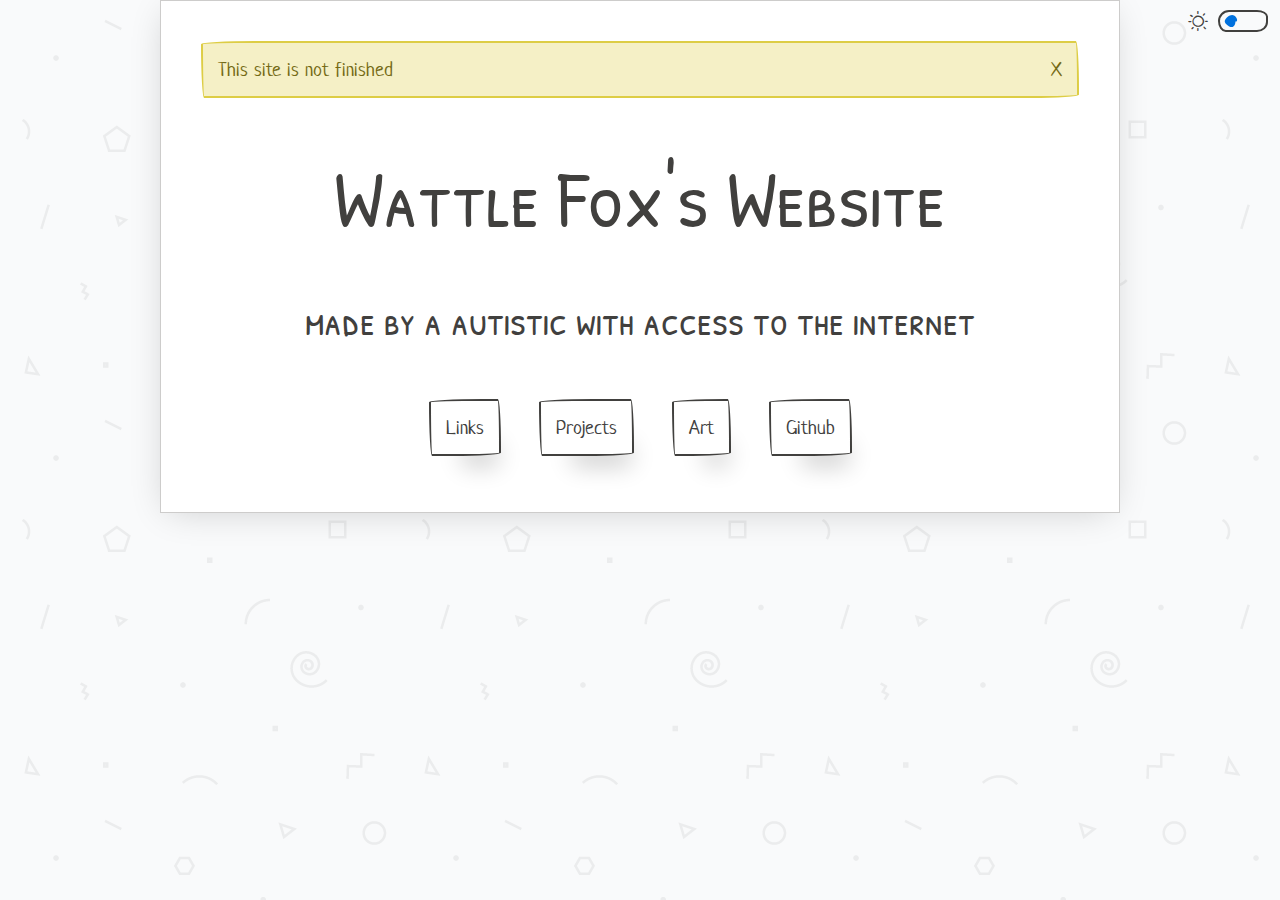
<file: index.html>
<!DOCTYPE html>
<html id="html" lang="en" class="dark">

<head>
    <meta charset="UTF-8" />
    <meta name="viewport" content="width=device-width, initial-scale=1.0" />
    <meta http-equiv="X-UA-Compatible" content="ie=edge" />
    <link rel="stylesheet" href="/assets/css/paper.css" />
    <link rel="stylesheet" href="/assets/css/main.css" />
    <link rel="stylesheet" href="/assets/css/icons.css" />
    <script src="/assets/js/js.cookie.min.js"></script>
    <script src="/assets/js/main.js"></script>
    
    <title>Home</title>
</head>

<body>

    <div class="paper container">
        <input class="alert-state" id="alert-4" type="checkbox">
        <div class="alert alert-warning dismissible">
            This site is not finished
            <label class="btn-close" for="alert-4">X</label>
        </div>

        <h1 style="text-align: center;">Wattle Fox's Website</h1>
        <h3 style="text-align: center;">made by a autistic with access to the internet</h3>

        <div style="text-align: center;">
            <a href="links.html" class="paper-btn btn-link">Links</a>
            <a href="projects.html" class="paper-btn btn-link">Projects</a>
            <a href="art.html" class="paper-btn btn-link">Art</a>
            <a href="https://github.com/WattleFoxxo" class="paper-btn btn-link">Github</a>
        </div>
    </div>

    <fieldset class="form-group" style="position:absolute; top:0; right:0; padding-top: 10px;">
        <i for="darkmode" id="darkmode-icon" class="icon-sun-o paper-switch-2-label"></i>
        <label class="paper-switch-2">
            <input id="darkmode" name="darkmode" type="checkbox" onclick="darkmode()" />
            <span class="paper-switch-slider round"></span>
        </label>
    </fieldset>

</body>

</html>
</file>
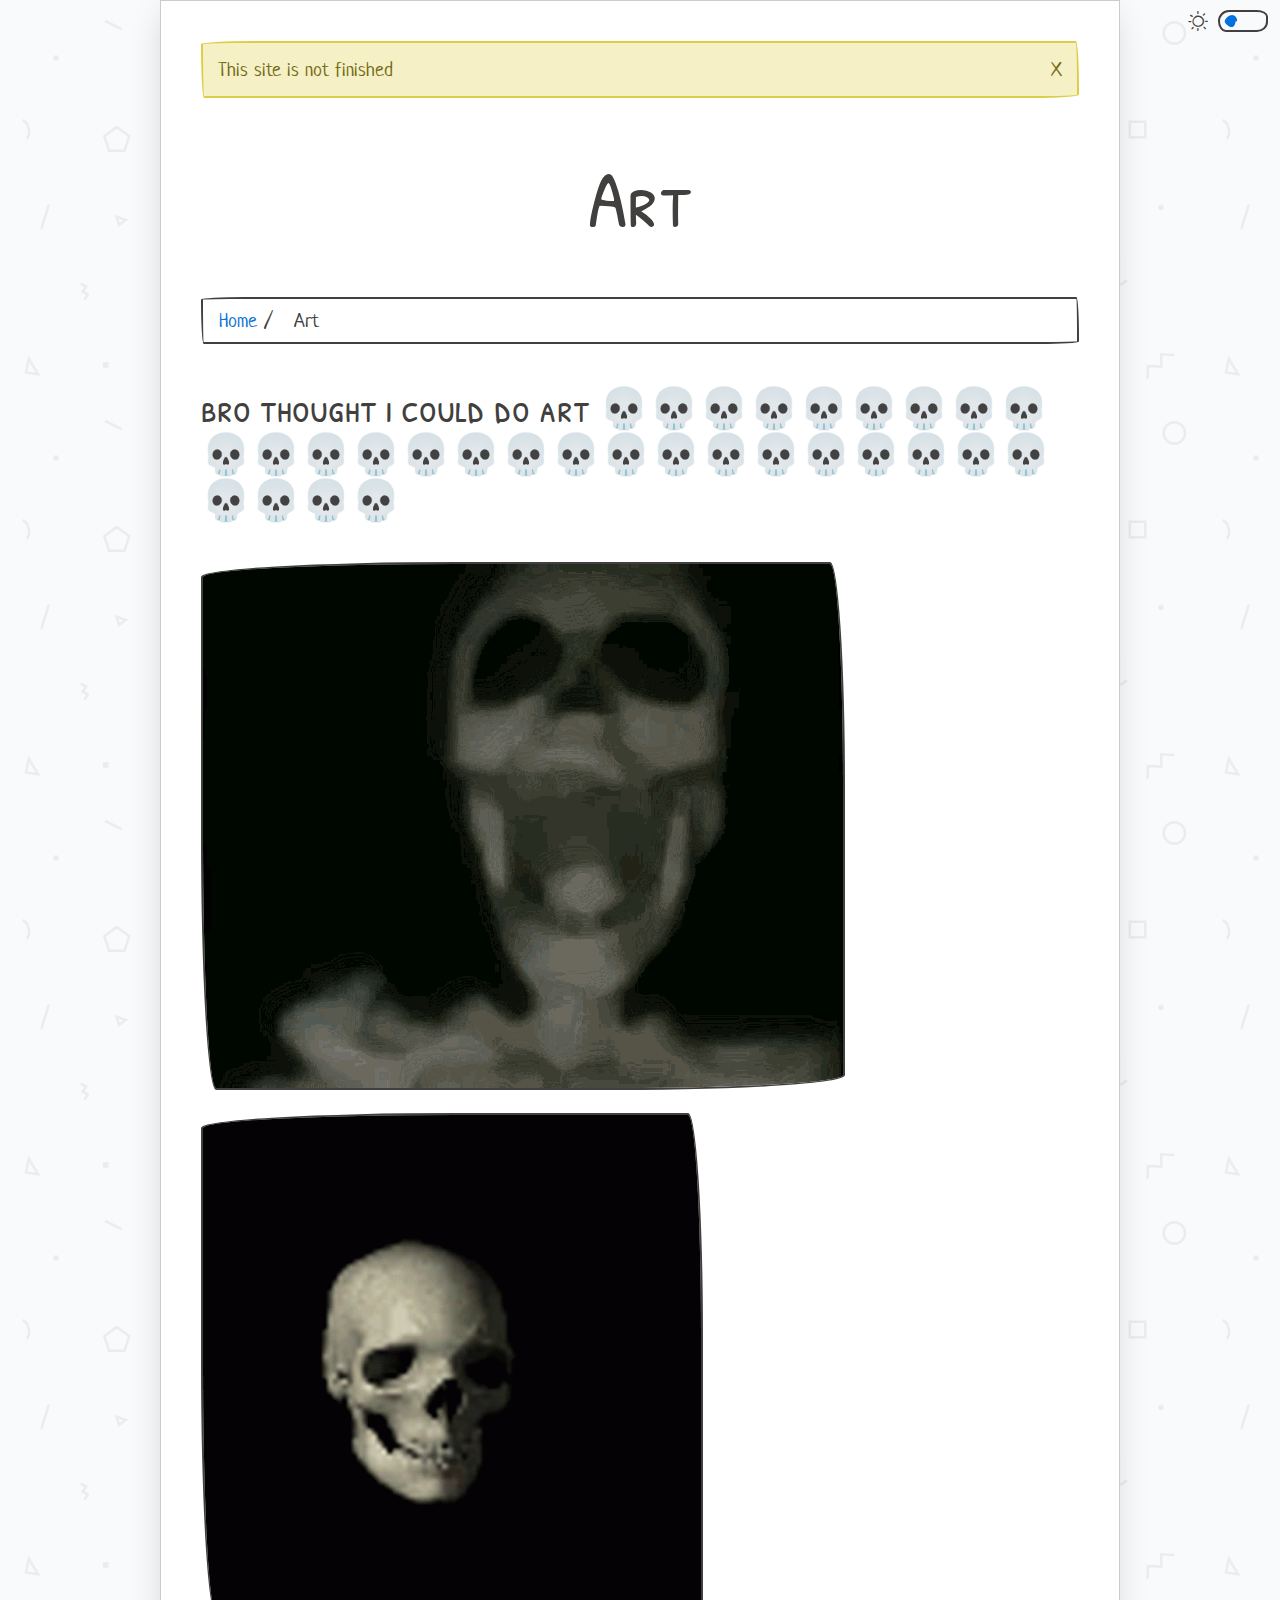
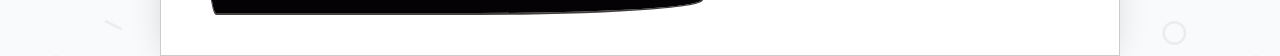
<file: art.html>
<!DOCTYPE html>
<html id="html" lang="en" class="dark">

<head>
    <meta charset="UTF-8" />
    <meta name="viewport" content="width=device-width, initial-scale=1.0" />
    <meta http-equiv="X-UA-Compatible" content="ie=edge" />
    <link rel="stylesheet" href="/assets/css/paper.css" />
    <link rel="stylesheet" href="/assets/css/main.css" />
    <link rel="stylesheet" href="/assets/css/icons.css" />
    <script src="/assets/js/js.cookie.min.js"></script>
    <script src="/assets/js/main.js"></script>

    <title>Art</title>
</head>

<body>

    <div class="paper container">
        <input class="alert-state" id="alert-4" type="checkbox">
        <div class="alert alert-warning dismissible">
            This site is not finished
            <label class="btn-close" for="alert-4">X</label>
        </div>

        <h1 style="text-align: center;">Art</h1>

        <ul class="breadcrumb border">
            <li><a href="index.html">Home</a></li>
            <li>Art</li>
        </ul>

        <h3>bro thought i could do art 💀💀💀💀💀💀💀💀💀💀💀💀💀💀💀💀💀💀💀💀💀💀💀💀💀💀💀💀💀💀</h3>
        <img src="/assets/img/esqueleto.gif">
        <br>
        <img src="/assets/img/skull.gif">
    </div>

    <fieldset class="form-group" style="position:absolute; top:0; right:0; padding-top: 10px;">
        <i for="darkmode" id="darkmode-icon" class="icon-sun-o paper-switch-2-label"></i>
        <label class="paper-switch-2">
            <input id="darkmode" name="darkmode" type="checkbox" onclick="darkmode()" />
            <span class="paper-switch-slider round"></span>
        </label>
    </fieldset>
    
</body>

</html>
</file>
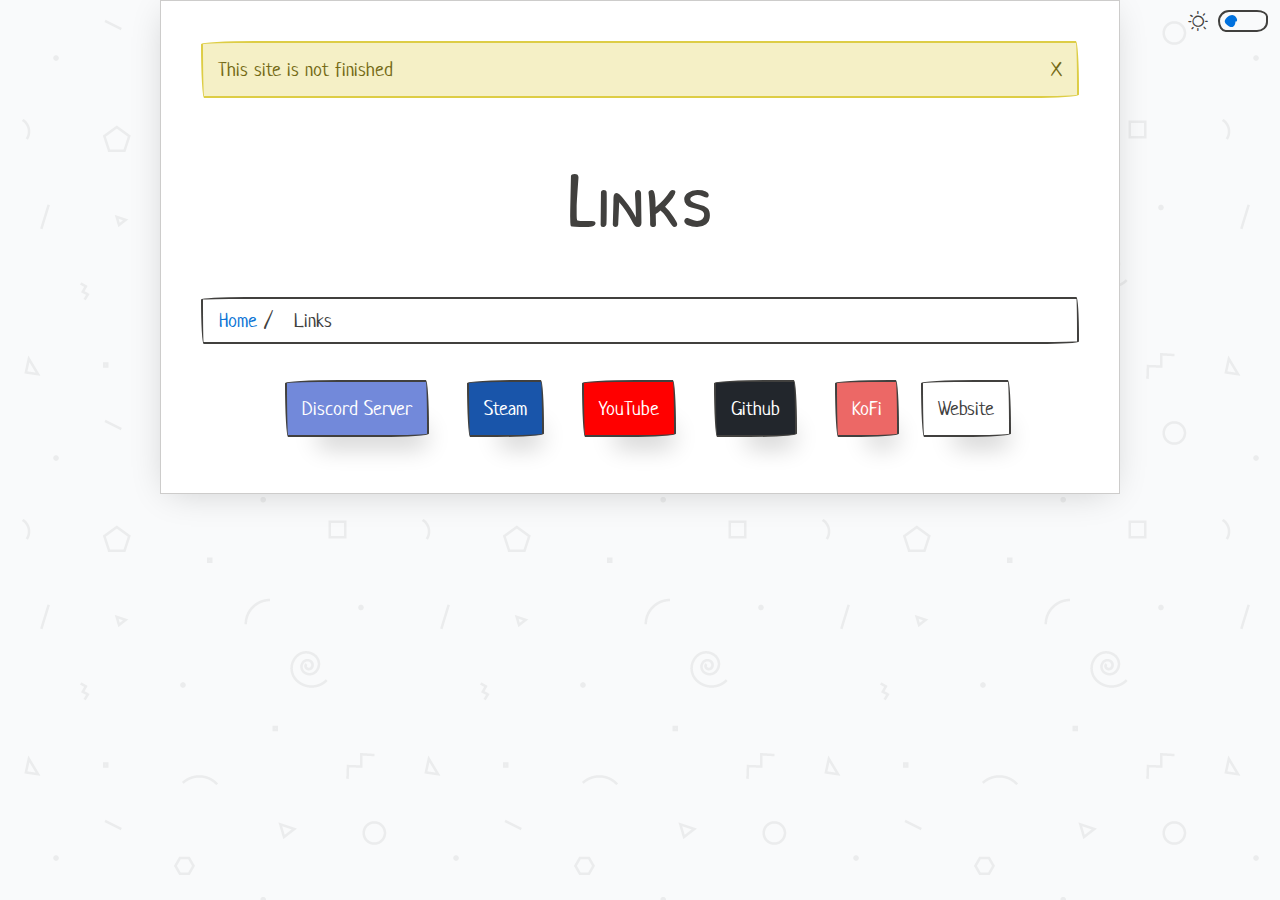
<file: links.html>
<!DOCTYPE html>
<html id="html" lang="en" class="dark">

<head>
    <meta charset="UTF-8" />
    <meta name="viewport" content="width=device-width, initial-scale=1.0" />
    <meta http-equiv="X-UA-Compatible" content="ie=edge" />
    <link rel="stylesheet" href="/assets/css/paper.css" />
    <link rel="stylesheet" href="/assets/css/main.css" />
    <link rel="stylesheet" href="/assets/css/icons.css" />
    <script src="/assets/js/js.cookie.min.js"></script>
    <script src="/assets/js/main.js"></script>

    <title>Links</title>
</head>

<body>

    <div class="paper container">
        <input class="alert-state" id="alert-4" type="checkbox">
        <div class="alert alert-warning dismissible">
            This site is not finished
            <label class="btn-close" for="alert-4">X</label>
        </div>

        <h1 style="text-align: center;">Links</h1>

        <ul class="breadcrumb border">
            <li><a href="index.html">Home</a></li>
            <li>Links</li>
        </ul>
        <div style="text-align: center;">
            <a href="https://discord.gg/SVeddxJNFE" class="paper-btn btn-discord btn-link" style="color: #ffffff;">Discord Server</a>
            <a href="https://steamcommunity.com/id/Wattlefox/" class="paper-btn btn-steam btn-link" style="color: #ffffff;">Steam</a>
            <a href="https://www.youtube.com/@wattlefox" class="paper-btn btn-youtube btn-link" style="color: #ffffff;">YouTube</a>
            <a href="https://github.com/WattleFoxxo" class="paper-btn btn-github btn-link" style="color: #ffffff;">Github</a>
            <a href="https://ko-fi.com/wattlefox" class="paper-btn btn-kofi btn-link" style="color: #ffffff;">KoFi</a>
            <a href="/index.html" class="paper-btn">Website</a>
        </div>

    </div>

    <fieldset class="form-group" style="position:absolute; top:0; right:0; padding-top: 10px;">
        <i for="darkmode" id="darkmode-icon" class="icon-sun-o paper-switch-2-label"></i>
        <label class="paper-switch-2">
            <input id="darkmode" name="darkmode" type="checkbox" onclick="darkmode()" />
            <span class="paper-switch-slider round"></span>
        </label>
    </fieldset>
    
</body>

</html>
</file>
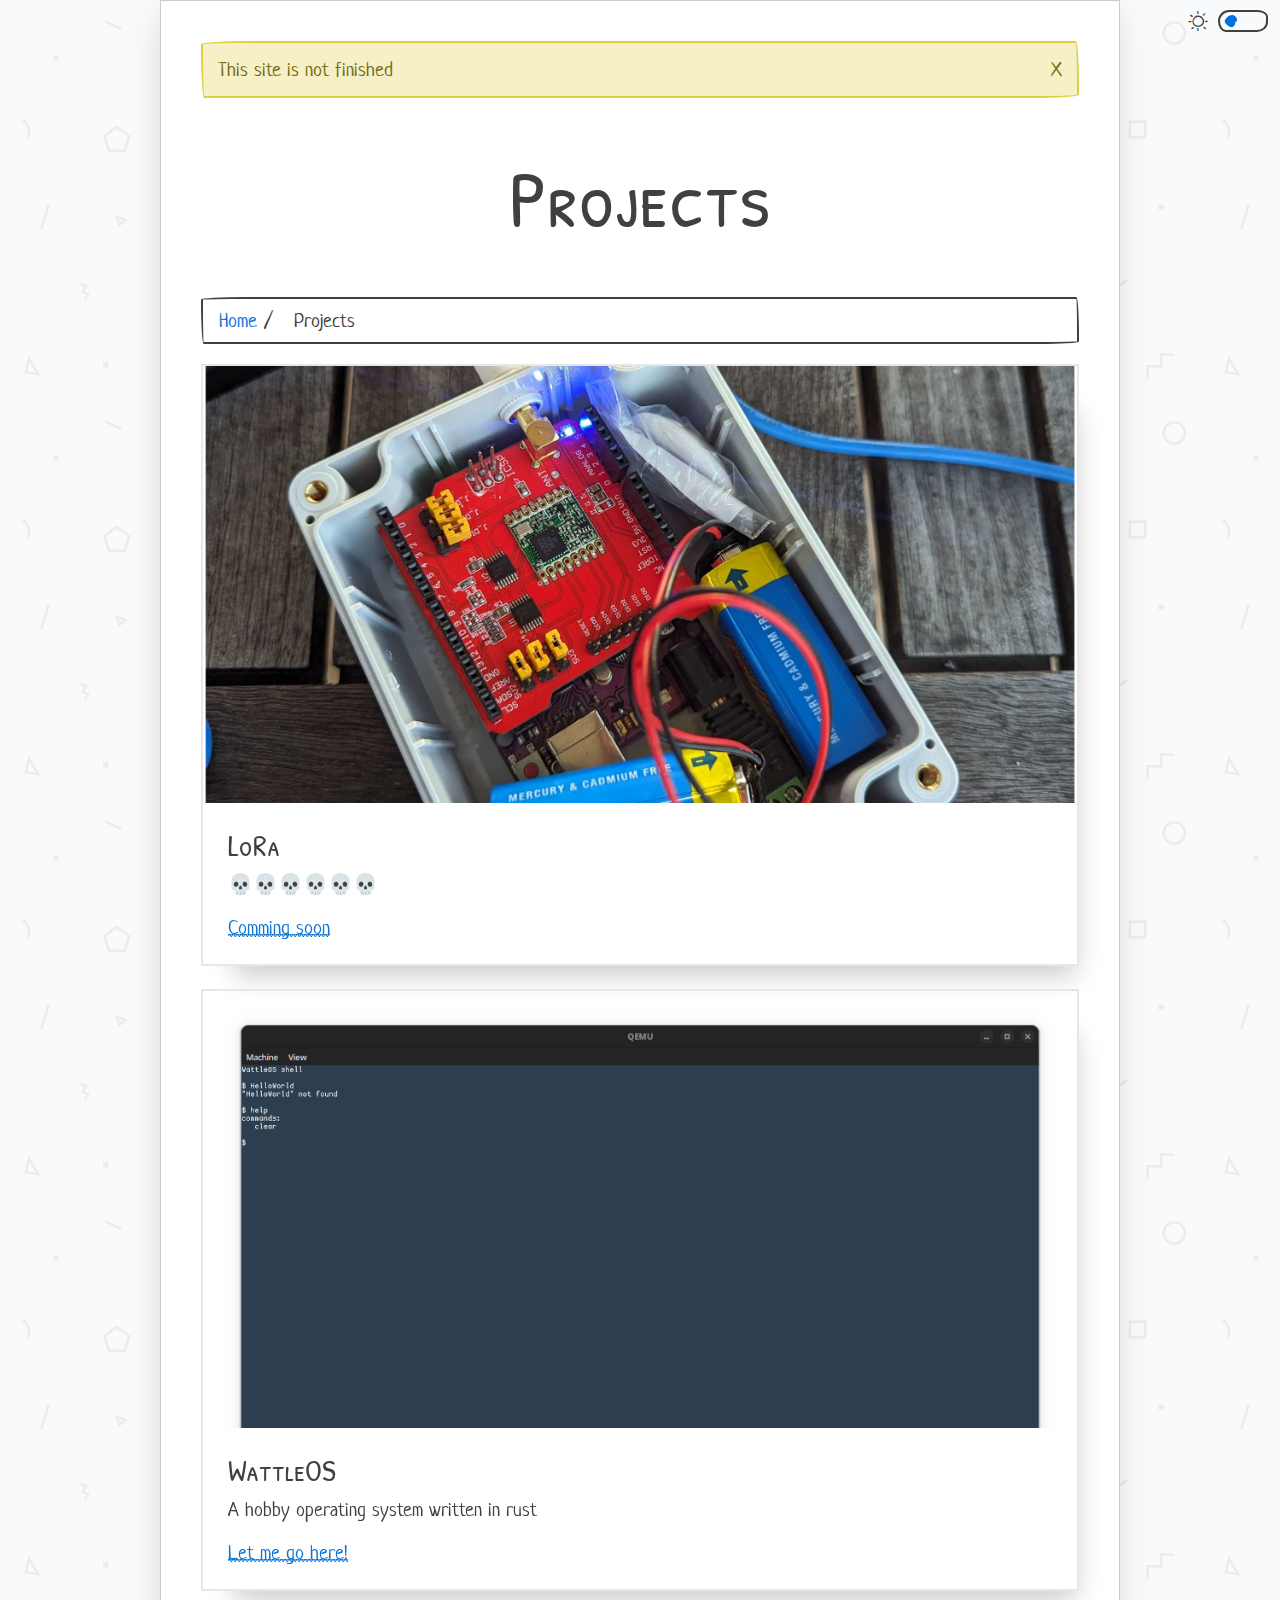
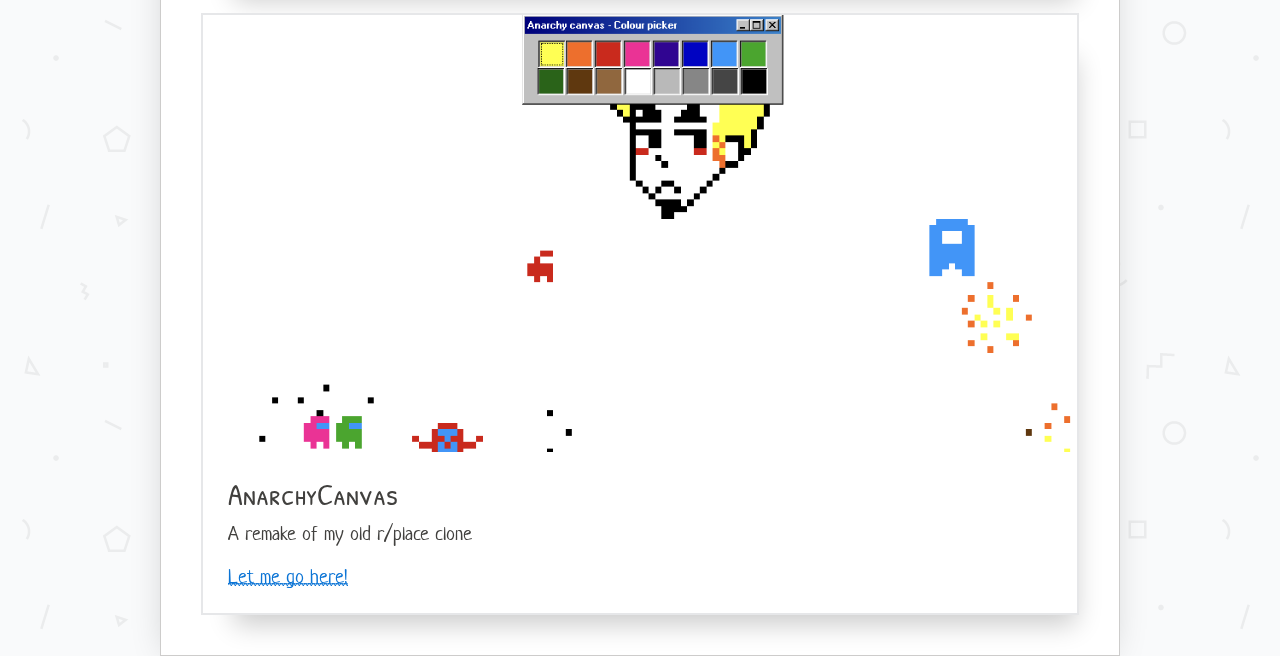
<file: projects.html>
<!DOCTYPE html>
<html id="html" lang="en" class="dark">

<head>
    <meta charset="UTF-8" />
    <meta name="viewport" content="width=device-width, initial-scale=1.0" />
    <meta http-equiv="X-UA-Compatible" content="ie=edge" />
    <link rel="stylesheet" href="/assets/css/paper.css" />
    <link rel="stylesheet" href="/assets/css/main.css" />
    <link rel="stylesheet" href="/assets/css/icons.css" />
    <script src="/assets/js/js.cookie.min.js"></script>
    <script src="/assets/js/main.js"></script>

    <title>Projects</title>
</head>

<body>

    <div class="paper container">
        <input class="alert-state" id="alert-4" type="checkbox">
        <div class="alert alert-warning dismissible">
            This site is not finished
            <label class="btn-close" for="alert-4">X</label>
        </div>

        <h1 style="text-align: center;">Projects</h1>

        <ul class="breadcrumb border">
            <li><a href="index.html">Home</a></li>
            <li>Projects</li>
        </ul>

        <!--PROJECTS-->
        <div class="card" style="width: 100%;">
            <img src="/assets/img//projects/loraQwQ.png" alt="Card example image">
          
            <div class="card-body">
                <h4 class="card-title">LoRa</h4>
                <p class="card-text">💀💀💀💀💀💀</p>
                <a href="#">Comming soon</a>
            </div>
        </div>

        <br>

        <div class="card" style="width: 100%;">
            <img src="/assets/img//projects/WattleOS.png" alt="Card example image">
          
            <div class="card-body">
                <h4 class="card-title">WattleOS</h4>
                <p class="card-text">A hobby operating system written in rust</p>
                <a href="https://github.com/WattleFoxxo/WattleOS">Let me go here!</a>
            </div>
        </div>

        <br>
       
        <div class="card" style="width: 100%;">
            <img src="/assets/img//projects/AnarchyCanvas.png" alt="Card example image">
          
            <div class="card-body">
                <h4 class="card-title">AnarchyCanvas</h4>
                <p class="card-text">A remake of my old r/place clone</p>
                <a href="https://github.com/WattleFoxxo/AnarchyCanvas">Let me go here!</a>
            </div>
        </div>

        <!--PROJECTS END-->
    </div>
    
    <fieldset class="form-group" style="position:absolute; top:0; right:0; padding-top: 10px;">
        <i for="darkmode" id="darkmode-icon" class="icon-sun-o paper-switch-2-label"></i>
        <label class="paper-switch-2">
            <input id="darkmode" name="darkmode" type="checkbox" onclick="darkmode()" />
            <span class="paper-switch-slider round"></span>
        </label>
    </fieldset>
    
</body>

</html>
</file>
<file: assets/css/paper.css>
@charset "UTF-8";
/* PaperCSS core */
/**
  Global PaperCSS Config
*/
@import url("https://fonts.googleapis.com/css?family=Neucha|Patrick+Hand+SC&display=swap");
html {
  --primary: #41403e;
  --secondary: #0b74d5;
  --success: #86a361;
  --warning: #ddcd45;
  --danger: #a7342d;
  --muted: #868e96;
  --primary-light: #cdcccb;
  --secondary-light: #d8ebfd;
  --success-light: #d5dfc8;
  --warning-light: #f5f0c6;
  --danger-light: #f0cbc9;
  --muted-light: #e6e7e9;
  --primary-dark: black;
  --secondary-dark: black;
  --success-dark: #374427;
  --warning-dark: #746a15;
  --danger-dark: black;
  --muted-dark: #313538;
  --primary-light-10: #5b5a57;
  --secondary-light-10: #208ef3;
  --success-light-10: #9fb681;
  --warning-light-10: #e5d970;
  --danger-light-10: #cb453c;
  --muted-light-10: #a1a8ae;
  --primary-dark-10: #272625;
  --secondary-dark-10: #085aa5;
  --success-dark-10: #4a5a35;
  --warning-dark-10: #746a15;
  --danger-dark-10: #7f2722;
  --muted-dark-10: #6c757d;
  --primary-shaded-50: #c1c0bd;
  --primary-shaded-70: #f2f2f2;
  --white-dark: rgba(0, 0, 0, 0.03);
  --white-dark-light-80: rgba(204, 204, 204, 0.03);
  --light-dark: rgba(0, 0, 0, 0.7);
  --white: white;
  --main-background: white;
  --main-background-light: white;
  --black: black;
  --primary-text: #272625;
  --secondary-text: #085aa5;
  --success-text: #4a5a35;
  --warning-text: #746a15;
  --danger-text: #7f2722;
  --muted-text: #6c757d;
  --shadow-color-regular: rgba(0, 0, 0, 0.2);
  --shadow-color-hover: rgba(0, 0, 0, 0.3);
  --primary-inverse: #fff;
}

html.dark {
  --primary: #fff;
  --secondary: #5595ce;
  --success: #70c272;
  --warning: #d4c252;
  --danger: #df4c57;
  --muted: #868e96;
  --primary-light: white;
  --secondary-light: #69a1d4;
  --success-light: #82ca84;
  --warning-light: #d9c966;
  --danger-light: #e3626b;
  --muted-light: #949ba2;
  --primary-dark: gray;
  --secondary-dark: #1f476b;
  --success-dark: #265927;
  --warning-dark: #71651c;
  --danger-dark: #7c161e;
  --muted-dark: #313538;
  --primary-light-10: white;
  --secondary-light-10: #7daed9;
  --success-light-10: #94d195;
  --warning-light-10: #ded07b;
  --danger-light-10: #e77780;
  --muted-light-10: #a1a8ae;
  --primary-dark-10: #e6e6e6;
  --secondary-dark-10: #367cba;
  --success-dark-10: #4cb34f;
  --warning-dark-10: #c3ae30;
  --danger-dark-10: #d22633;
  --muted-dark-10: #6c757d;
  --primary-shaded-50: #343332;
  --primary-shaded-70: #2f2e2d;
  --white-dark: rgba(255, 255, 255, 0.03);
  --white-dark-light-80: rgba(255, 255, 255, 0.03);
  --light-dark: rgba(255, 255, 255, 0.7);
  --white: white;
  --main-background: #41403e;
  --main-background-light: #c1c0bd;
  --black: black;
  --primary-text: #41403e;
  --secondary-text: #1f476b;
  --success-text: #265927;
  --warning-text: #71651c;
  --danger-text: #7c161e;
  --muted-text: #949ba2;
  --shadow-color-regular: rgba(0, 0, 0, 0.2);
  --shadow-color-hover: rgba(0, 0, 0, 0.3);
  --primary-inverse: #41403e;
}

/* stylelint-disable */
/* stylelint-enable */
/**
  This Loop will generate the various .text- and .background- classes
  based on the $colors map above.
*/
.text-primary {
  color: #41403e;
  color: var(--primary);
}

.background-primary {
  background-color: #41403e;
  background-color: var(--primary-light);
}

.text-secondary {
  color: #41403e;
  color: var(--secondary);
}

.background-secondary {
  background-color: #41403e;
  background-color: var(--secondary-light);
}

.text-success {
  color: #41403e;
  color: var(--success);
}

.background-success {
  background-color: #41403e;
  background-color: var(--success-light);
}

.text-warning {
  color: #41403e;
  color: var(--warning);
}

.background-warning {
  background-color: #41403e;
  background-color: var(--warning-light);
}

.text-danger {
  color: #41403e;
  color: var(--danger);
}

.background-danger {
  background-color: #41403e;
  background-color: var(--danger-light);
}

.text-muted {
  color: #41403e;
  color: var(--muted);
}

.background-muted {
  background-color: #41403e;
  background-color: var(--muted-light);
}

/**
  PaperCSS Mixins
*/
/**
  Assign a border style to a component selector.
  @param    integer
  @default  1
*/
/**
  Mixin for setting responsive breakpoints
  @param string | integer
  @default null
*/
/**
  Useful helper mixins
*/
/*
  Add transform: translate() with browser prefixes.
  Same syntax for translate() and translate3d()
  To get 3D add a $z value and set 'true'
  @param string | boolean
  @default 0 | false
*/
/*
  Add global transition styles to selector
  @param string
  @default all | 235ms | ease-in-out | 0
*/
/**
  Set the shadow type for a component
  @param    string
  @default  regular
*/
/**
  Sets a striped background on a component
  @param    string
*/
/*! normalize.css v7.0.0 | MIT License | github.com/necolas/normalize.css */
/* stylelint-disable */
html {
  line-height: 1.15;
  -ms-text-size-adjust: 100%;
  -webkit-text-size-adjust: 100%;
}

body {
  margin: 0;
}

article,
aside,
footer,
header,
nav,
section {
  display: block;
}

h1 {
  font-size: 2em;
  margin: 0.67em 0;
}

figcaption,
figure,
main {
  display: block;
}

figure {
  margin: 1em 40px;
}

hr {
  box-sizing: content-box;
  height: 0;
  overflow: visible;
}

pre {
  font-family: monospace, monospace;
  font-size: 1em;
}

a {
  background-color: transparent;
  -webkit-text-decoration-skip: objects;
}

abbr[title] {
  border-bottom: none;
  text-decoration: underline;
  -webkit-text-decoration: underline dotted;
          text-decoration: underline dotted;
}

b,
strong {
  font-weight: inherit;
}

b,
strong {
  font-weight: bolder;
}

code,
kbd,
samp {
  font-family: monospace, monospace;
  font-size: 1em;
}

dfn {
  font-style: italic;
}

mark {
  background-color: #ff0;
  color: #000;
}

small {
  font-size: 80%;
}

sub,
sup {
  font-size: 75%;
  line-height: 0;
  position: relative;
  vertical-align: baseline;
}

sub {
  bottom: -0.25em;
}

sup {
  top: -0.5em;
}

audio,
video {
  display: inline-block;
}

audio:not([controls]) {
  display: none;
  height: 0;
}

img {
  border-style: none;
}

svg:not(:root) {
  overflow: hidden;
}

button,
input,
optgroup,
select,
textarea {
  font-family: sans-serif;
  font-size: 100%;
  line-height: 1.15;
  margin: 0;
}

button,
input {
  overflow: visible;
}

button,
select {
  text-transform: none;
}

[type=reset],
[type=submit],
button,
html [type=button] {
  -webkit-appearance: button;
}

[type=button]::-moz-focus-inner,
[type=reset]::-moz-focus-inner,
[type=submit]::-moz-focus-inner,
button::-moz-focus-inner {
  border-style: none;
  padding: 0;
}

[type=button]:-moz-focusring,
[type=reset]:-moz-focusring,
[type=submit]:-moz-focusring,
button:-moz-focusring {
  outline: 1px dotted ButtonText;
}

fieldset {
  padding: 0.35em 0.75em 0.625em;
}

legend {
  box-sizing: border-box;
  color: inherit;
  display: table;
  max-width: 100%;
  padding: 0;
  white-space: normal;
}

progress {
  display: inline-block;
  vertical-align: baseline;
}

textarea {
  overflow: auto;
}

[type=checkbox],
[type=radio] {
  box-sizing: border-box;
  padding: 0;
}

[type=number]::-webkit-inner-spin-button,
[type=number]::-webkit-outer-spin-button {
  height: auto;
}

[type=search] {
  -webkit-appearance: textfield;
  outline-offset: -2px;
}

[type=search]::-webkit-search-cancel-button,
[type=search]::-webkit-search-decoration {
  -webkit-appearance: none;
}

::-webkit-file-upload-button {
  -webkit-appearance: button;
  font: inherit;
}

details,
menu {
  display: block;
}

summary {
  display: list-item;
}

canvas {
  display: inline-block;
}

template {
  display: none;
}

[hidden] {
  display: none;
}

html {
  box-sizing: border-box;
}

*, *:before, *:after {
  box-sizing: inherit;
}

/* stylelint-enable */
/* Layout styling */
.container {
  margin: 0 auto;
  max-width: 960px;
  position: relative;
  width: 100%;
}
@media only screen and (max-width: 992px) {
  .container {
    width: 85%;
  }
}
@media only screen and (max-width: 480px) {
  .container {
    width: 90%;
  }
}

.container.container-xs {
  max-width: 480px;
}

.container.container-sm {
  max-width: 768px;
}

.container.container-md {
  max-width: 992px;
}

.container.container-lg {
  max-width: 1200px;
}

.section {
  margin-bottom: 2rem;
  margin-top: 1rem;
  word-wrap: break-word;
}
.section::after {
  color: #8f8d89;
  content: "~~~";
  display: block;
  font-size: 1.5rem;
  position: relative;
  text-align: center;
}

hr {
  border: 0;
}
hr::after {
  color: #8f8d89;
  content: "~~~";
  display: block;
  font-size: 1.5rem;
  position: relative;
  text-align: center;
  top: -0.75rem;
}

.paper {
  background-color: #41403e;
  background-color: var(--main-background);
  border: 1px solid #cdcccb;
  box-shadow: -1px 5px 35px -9px rgba(0, 0, 0, 0.2);
  margin-bottom: 1rem;
  margin-top: 1rem;
  padding: 2rem;
}
@media only screen and (max-width: 480px) {
  .paper {
    margin-bottom: 0;
    margin-top: 0;
    padding: 1rem;
    width: 100%;
  }
}

.row {
  display: flex;
  flex-flow: row wrap;
  margin-bottom: 1rem;
  margin-left: auto;
  margin-right: auto;
}
.row.flex-right {
  justify-content: flex-end;
}
.row.flex-center {
  justify-content: center;
}
.row.flex-edges {
  justify-content: space-between;
}
.row.flex-spaces {
  justify-content: space-around;
}
.row.flex-top {
  align-items: flex-start;
}
.row.flex-middle {
  align-items: center;
}
.row.flex-bottom {
  align-items: flex-end;
}

.col {
  padding: 1rem;
}
@media only screen and (max-width: 768px) {
  .col {
    flex: 0 0 100%;
    max-width: 100%;
  }
}

.col-fill {
  flex: 1 1 0;
  width: auto;
}

@media only screen and (min-width: 0) {
  .col-1 {
    flex: 0 0 8.3333333333%;
    max-width: 8.3333333333%;
  }

  .col-2 {
    flex: 0 0 16.6666666667%;
    max-width: 16.6666666667%;
  }

  .col-3 {
    flex: 0 0 25%;
    max-width: 25%;
  }

  .col-4 {
    flex: 0 0 33.3333333333%;
    max-width: 33.3333333333%;
  }

  .col-5 {
    flex: 0 0 41.6666666667%;
    max-width: 41.6666666667%;
  }

  .col-6 {
    flex: 0 0 50%;
    max-width: 50%;
  }

  .col-7 {
    flex: 0 0 58.3333333333%;
    max-width: 58.3333333333%;
  }

  .col-8 {
    flex: 0 0 66.6666666667%;
    max-width: 66.6666666667%;
  }

  .col-9 {
    flex: 0 0 75%;
    max-width: 75%;
  }

  .col-10 {
    flex: 0 0 83.3333333333%;
    max-width: 83.3333333333%;
  }

  .col-11 {
    flex: 0 0 91.6666666667%;
    max-width: 91.6666666667%;
  }

  .col-12 {
    flex: 0 0 100%;
    max-width: 100%;
  }
}
@media only screen and (min-width: 480px) {
  .xs-1 {
    flex: 0 0 8.3333333333%;
    max-width: 8.3333333333%;
  }

  .xs-2 {
    flex: 0 0 16.6666666667%;
    max-width: 16.6666666667%;
  }

  .xs-3 {
    flex: 0 0 25%;
    max-width: 25%;
  }

  .xs-4 {
    flex: 0 0 33.3333333333%;
    max-width: 33.3333333333%;
  }

  .xs-5 {
    flex: 0 0 41.6666666667%;
    max-width: 41.6666666667%;
  }

  .xs-6 {
    flex: 0 0 50%;
    max-width: 50%;
  }

  .xs-7 {
    flex: 0 0 58.3333333333%;
    max-width: 58.3333333333%;
  }

  .xs-8 {
    flex: 0 0 66.6666666667%;
    max-width: 66.6666666667%;
  }

  .xs-9 {
    flex: 0 0 75%;
    max-width: 75%;
  }

  .xs-10 {
    flex: 0 0 83.3333333333%;
    max-width: 83.3333333333%;
  }

  .xs-11 {
    flex: 0 0 91.6666666667%;
    max-width: 91.6666666667%;
  }

  .xs-12 {
    flex: 0 0 100%;
    max-width: 100%;
  }
}
@media only screen and (min-width: 768px) {
  .sm-1 {
    flex: 0 0 8.3333333333%;
    max-width: 8.3333333333%;
  }

  .sm-2 {
    flex: 0 0 16.6666666667%;
    max-width: 16.6666666667%;
  }

  .sm-3 {
    flex: 0 0 25%;
    max-width: 25%;
  }

  .sm-4 {
    flex: 0 0 33.3333333333%;
    max-width: 33.3333333333%;
  }

  .sm-5 {
    flex: 0 0 41.6666666667%;
    max-width: 41.6666666667%;
  }

  .sm-6 {
    flex: 0 0 50%;
    max-width: 50%;
  }

  .sm-7 {
    flex: 0 0 58.3333333333%;
    max-width: 58.3333333333%;
  }

  .sm-8 {
    flex: 0 0 66.6666666667%;
    max-width: 66.6666666667%;
  }

  .sm-9 {
    flex: 0 0 75%;
    max-width: 75%;
  }

  .sm-10 {
    flex: 0 0 83.3333333333%;
    max-width: 83.3333333333%;
  }

  .sm-11 {
    flex: 0 0 91.6666666667%;
    max-width: 91.6666666667%;
  }

  .sm-12 {
    flex: 0 0 100%;
    max-width: 100%;
  }
}
@media only screen and (min-width: 992px) {
  .md-1 {
    flex: 0 0 8.3333333333%;
    max-width: 8.3333333333%;
  }

  .md-2 {
    flex: 0 0 16.6666666667%;
    max-width: 16.6666666667%;
  }

  .md-3 {
    flex: 0 0 25%;
    max-width: 25%;
  }

  .md-4 {
    flex: 0 0 33.3333333333%;
    max-width: 33.3333333333%;
  }

  .md-5 {
    flex: 0 0 41.6666666667%;
    max-width: 41.6666666667%;
  }

  .md-6 {
    flex: 0 0 50%;
    max-width: 50%;
  }

  .md-7 {
    flex: 0 0 58.3333333333%;
    max-width: 58.3333333333%;
  }

  .md-8 {
    flex: 0 0 66.6666666667%;
    max-width: 66.6666666667%;
  }

  .md-9 {
    flex: 0 0 75%;
    max-width: 75%;
  }

  .md-10 {
    flex: 0 0 83.3333333333%;
    max-width: 83.3333333333%;
  }

  .md-11 {
    flex: 0 0 91.6666666667%;
    max-width: 91.6666666667%;
  }

  .md-12 {
    flex: 0 0 100%;
    max-width: 100%;
  }
}
@media only screen and (min-width: 1200px) {
  .lg-1 {
    flex: 0 0 8.3333333333%;
    max-width: 8.3333333333%;
  }

  .lg-2 {
    flex: 0 0 16.6666666667%;
    max-width: 16.6666666667%;
  }

  .lg-3 {
    flex: 0 0 25%;
    max-width: 25%;
  }

  .lg-4 {
    flex: 0 0 33.3333333333%;
    max-width: 33.3333333333%;
  }

  .lg-5 {
    flex: 0 0 41.6666666667%;
    max-width: 41.6666666667%;
  }

  .lg-6 {
    flex: 0 0 50%;
    max-width: 50%;
  }

  .lg-7 {
    flex: 0 0 58.3333333333%;
    max-width: 58.3333333333%;
  }

  .lg-8 {
    flex: 0 0 66.6666666667%;
    max-width: 66.6666666667%;
  }

  .lg-9 {
    flex: 0 0 75%;
    max-width: 75%;
  }

  .lg-10 {
    flex: 0 0 83.3333333333%;
    max-width: 83.3333333333%;
  }

  .lg-11 {
    flex: 0 0 91.6666666667%;
    max-width: 91.6666666667%;
  }

  .lg-12 {
    flex: 0 0 100%;
    max-width: 100%;
  }
}
.align-top {
  align-self: flex-start;
}

.align-middle {
  align-self: center;
}

.align-bottom {
  align-self: flex-end;
}

.container {
  margin: 0 auto;
  max-width: 960px;
  position: relative;
  width: 100%;
}
@media only screen and (max-width: 992px) {
  .container {
    width: 85%;
  }
}
@media only screen and (max-width: 480px) {
  .container {
    width: 90%;
  }
}

/* Content styling */
code {
  color: #41403e;
  color: var(--secondary);
  background-color: #41403e;
  background-color: var(--primary-shaded-70);
  border-radius: 3px;
  font-size: 80%;
  padding: 2px 4px;
}

kbd {
  color: #41403e;
  color: var(--primary-inverse);
  background-color: #41403e;
  background-color: var(--primary);
  border-radius: 3px;
  font-size: 80%;
  padding: 2px 4px;
}

pre {
  color: #41403e;
  color: var(--inverse-primary);
  background-color: #41403e;
  background-color: var(--primary-shaded-70);
  border-color: #41403e;
  border-color: var(--primary-shaded-50);
  border-radius: 3px;
  border-style: solid;
  border-width: 1px;
  display: block;
  font-size: 80%;
  line-height: 1.5;
  overflow-x: auto;
  padding: 1em;
  white-space: pre;
  word-break: break-all;
  word-wrap: break-word;
}
pre code {
  color: #41403e;
  color: var(--inverse-primary);
  background: transparent;
  display: block;
  font-size: inherit;
  padding: initial;
  white-space: pre;
}

html {
  color: #41403e;
  color: var(--primary);
  font-family: "Neucha", sans-serif;
  font-size: 20px;
}

p,
a,
button,
li,
table,
thead,
tbody,
th,
tr,
td,
input,
textarea,
select,
option {
  font-family: "Neucha", sans-serif;
}

h1,
h2,
h3,
h4,
h5,
h6 {
  font-family: "Patrick Hand SC", sans-serif;
  font-weight: normal;
}

h1 {
  font-size: 4rem;
}

h2 {
  font-size: 3rem;
}

h3 {
  font-size: 2rem;
}

h4 {
  font-size: 1.5rem;
}

h5 {
  font-size: 1rem;
}

h6 {
  font-size: 0.8rem;
}

.text-left {
  text-align: left;
}

.text-center {
  text-align: center;
}

.text-right {
  text-align: right;
}

img {
  border-bottom-left-radius: 15px 255px;
  border-bottom-right-radius: 225px 15px;
  border-top-left-radius: 255px 15px;
  border-top-right-radius: 15px 225px;
  border-color: #41403e;
  border-color: var(--primary);
  border-style: solid;
  border-width: 2px;
  display: block;
  height: auto;
  max-width: 100%;
}
img.float-left {
  float: left;
  margin: 1rem 1rem 1rem 0;
}
img.float-right {
  float: right;
  margin: 1rem 0 1rem 1rem;
}
img.no-responsive {
  display: initial;
  height: initial;
  max-width: initial;
}
img.no-border {
  border: 0;
  border-radius: 0;
}

ol {
  list-style-type: decimal;
}
ol ol {
  list-style-type: upper-alpha;
}
ol ol ol {
  list-style-type: upper-roman;
}
ol ol ol ol {
  list-style-type: lower-alpha;
}
ol ol ol ol ol {
  list-style-type: lower-roman;
}

ul {
  list-style: none;
  margin-left: 0;
}
ul li::before {
  content: "-";
}
ul li {
  text-indent: -7px;
}
ul li .badge,
ul li [popover-bottom]::after,
ul li [popover-left]::after,
ul li [popover-right]::after,
ul li [popover-top]::after {
  text-indent: 0;
}
ul li::before {
  left: -7px;
  position: relative;
}
ul ul li::before {
  content: "+";
}
ul ul ul li::before {
  content: "~";
}
ul ul ul ul li::before {
  content: "⤍";
}
ul ul ul ul ul li::before {
  content: "⁎";
}
ul.inline li {
  display: inline;
  margin-left: 5px;
}

table {
  box-sizing: border-box;
  max-width: 100%;
  overflow-x: auto;
  width: 100%;
}
@media only screen and (max-width: 480px) {
  table thead tr th {
    padding: 2%;
  }
  table tbody tr td {
    padding: 2%;
  }
}
table thead tr th {
  line-height: 1.5;
  padding: 8px;
  text-align: left;
  vertical-align: bottom;
}
table tbody tr td {
  border-top: 1px dashed #d9d9d8;
  line-height: 1.5;
  padding: 8px;
  vertical-align: top;
}
table.table-hover tbody tr:hover {
  color: #41403e;
  color: var(--secondary);
}
table.table-alternating tbody tr:nth-of-type(even) {
  color: #82807c;
}

/* Utilities */
.border {
  border-color: #41403e;
  border-color: var(--primary);
  border-style: solid;
  border-width: 2px;
}

.border,
.border-1,
.child-borders > *:nth-child(6n+1) {
  border-bottom-left-radius: 15px 255px;
  border-bottom-right-radius: 225px 15px;
  border-top-left-radius: 255px 15px;
  border-top-right-radius: 15px 225px;
}

.border-2,
.child-borders > *:nth-child(6n+2) {
  border-bottom-left-radius: 185px 25px;
  border-bottom-right-radius: 20px 205px;
  border-top-left-radius: 125px 25px;
  border-top-right-radius: 10px 205px;
}

.border-3,
.child-borders > *:nth-child(6n+3) {
  border-bottom-left-radius: 225px 15px;
  border-bottom-right-radius: 15px 255px;
  border-top-left-radius: 15px 225px;
  border-top-right-radius: 255px 15px;
}

.border-4,
.child-borders > *:nth-child(6n+4) {
  border-bottom-left-radius: 25px 115px;
  border-bottom-right-radius: 155px 25px;
  border-top-left-radius: 15px 225px;
  border-top-right-radius: 25px 150px;
}

.border-5,
.child-borders > *:nth-child(6n+5) {
  border-bottom-left-radius: 20px 115px;
  border-bottom-right-radius: 15px 105px;
  border-top-left-radius: 250px 15px;
  border-top-right-radius: 25px 80px;
}

.border-6,
.child-borders > *:nth-child(6n+6) {
  border-bottom-left-radius: 15px 225px;
  border-bottom-right-radius: 20px 205px;
  border-top-left-radius: 28px 125px;
  border-top-right-radius: 100px 30px;
}

.child-borders > * {
  border-color: #41403e;
  border-color: var(--primary);
  border-style: solid;
  border-width: 2px;
}

.border-white {
  border-color: #41403e;
  border-color: var(--white);
}

.border-dotted {
  border-style: dotted;
}

.border-dashed {
  border-style: dashed;
}

.border-thick {
  border-width: 5px;
}

.border-primary {
  border-color: #41403e;
  border-color: var(--primary);
}

.border-secondary {
  border-color: #41403e;
  border-color: var(--secondary);
}

.border-success {
  border-color: #41403e;
  border-color: var(--success);
}

.border-warning {
  border-color: #41403e;
  border-color: var(--warning);
}

.border-danger {
  border-color: #41403e;
  border-color: var(--danger);
}

.border-muted {
  border-color: #41403e;
  border-color: var(--muted);
}

.shadow {
  transition: all 235ms ease 0s;
  box-shadow: 15px 28px 25px -18px rgba(0, 0, 0, 0.2);
}
.shadow.shadow-large {
  transition: all 235ms ease 0s;
  box-shadow: 20px 38px 34px -26px rgba(0, 0, 0, 0.2);
}
.shadow.shadow-small {
  transition: all 235ms ease 0s;
  box-shadow: 10px 19px 17px -13px rgba(0, 0, 0, 0.2);
}
.shadow.shadow-hover:hover {
  transform: translate3d(0, 2px, 0);
  box-shadow: 2px 8px 8px -5px rgba(0, 0, 0, 0.3);
}

.child-shadows > * {
  transition: all 235ms ease 0s;
  box-shadow: 15px 28px 25px -18px rgba(0, 0, 0, 0.2);
}

.child-shadows .shadow-none {
  box-shadow: none;
}

.child-shadows-hover > * {
  transition: all 235ms ease 0s;
  box-shadow: 15px 28px 25px -18px rgba(0, 0, 0, 0.2);
}
.child-shadows-hover > *:hover {
  transform: translate3d(0, 2px, 0);
  box-shadow: 2px 8px 8px -5px rgba(0, 0, 0, 0.3);
}

/* Components */
.collapsible {
  display: flex;
  flex-direction: column;
}
.collapsible:nth-of-type(1) {
  border-top-color: #41403e;
  border-top-color: var(--muted-light);
  border-top-style: solid;
  border-top-width: 1px;
}
.collapsible .collapsible-body {
  border-bottom-color: #41403e;
  border-bottom-color: var(--muted-light);
  background-color: #41403e;
  background-color: var(--white-dark-light-80);
  transition: all 235ms ease-in-out 0s;
  border-bottom-style: solid;
  border-bottom-width: 1px;
  margin: 0;
  max-height: 0;
  opacity: 0;
  overflow: hidden;
  padding: 0 0.75rem;
}
.collapsible > input {
  display: none;
}
.collapsible > input:checked + label {
  color: #41403e;
  color: var(--primary);
}
.collapsible > input[id^=collapsible]:checked ~ div.collapsible-body {
  margin: 0;
  max-height: 960px;
  opacity: 1;
  padding: 0.75rem;
}
.collapsible > label {
  color: #41403e;
  color: var(--primary);
  border-bottom-color: #41403e;
  border-bottom-color: var(--muted-light);
  border-bottom-style: solid;
  border-bottom-width: 1px;
  display: inline-block;
  font-weight: 600;
  margin: 0 0 -1px;
  padding: 0.75rem;
  text-align: center;
}
.collapsible > label:hover {
  color: #41403e;
  color: var(--muted);
  cursor: pointer;
}

.alert {
  border-color: #41403e;
  border-color: var(--primary);
  border-bottom-left-radius: 15px 255px;
  border-bottom-right-radius: 225px 15px;
  border-top-left-radius: 255px 15px;
  border-top-right-radius: 15px 225px;
  border-style: solid;
  border-width: 2px;
  margin-bottom: 20px;
  padding: 15px;
  width: 100%;
}
.alert.dismissible {
  transition: all 235ms ease-in-out 0s;
  display: flex;
  justify-content: space-between;
  max-height: 48rem;
  overflow: hidden;
}
.alert .btn-close {
  transition: all 235ms ease-in-out 0s;
  color: #41403e;
  color: var(--primary-text);
  cursor: pointer;
  margin-left: 0.75rem;
}
.alert .btn-close:hover, .alert .btn-close:active, .alert .btn-close:focus {
  color: #41403e;
  color: var(--primary-dark);
}

.alert-primary {
  color: #41403e;
  color: var(--primary-text);
  background-color: #41403e;
  background-color: var(--primary-light);
  border-color: #41403e;
  border-color: var(--primary);
}
.alert-primary .btn-close {
  color: #41403e;
  color: var(--primary-text);
}
.alert-primary .btn-close:hover, .alert-primary .btn-close:active, .alert-primary .btn-close:focus {
  color: #41403e;
  color: var(--primary-dark);
}

.alert-secondary {
  color: #41403e;
  color: var(--secondary-text);
  background-color: #41403e;
  background-color: var(--secondary-light);
  border-color: #41403e;
  border-color: var(--secondary);
}
.alert-secondary .btn-close {
  color: #41403e;
  color: var(--secondary-text);
}
.alert-secondary .btn-close:hover, .alert-secondary .btn-close:active, .alert-secondary .btn-close:focus {
  color: #41403e;
  color: var(--secondary-dark);
}

.alert-success {
  color: #41403e;
  color: var(--success-text);
  background-color: #41403e;
  background-color: var(--success-light);
  border-color: #41403e;
  border-color: var(--success);
}
.alert-success .btn-close {
  color: #41403e;
  color: var(--success-text);
}
.alert-success .btn-close:hover, .alert-success .btn-close:active, .alert-success .btn-close:focus {
  color: #41403e;
  color: var(--success-dark);
}

.alert-warning {
  color: #41403e;
  color: var(--warning-text);
  background-color: #41403e;
  background-color: var(--warning-light);
  border-color: #41403e;
  border-color: var(--warning);
}
.alert-warning .btn-close {
  color: #41403e;
  color: var(--warning-text);
}
.alert-warning .btn-close:hover, .alert-warning .btn-close:active, .alert-warning .btn-close:focus {
  color: #41403e;
  color: var(--warning-dark);
}

.alert-danger {
  color: #41403e;
  color: var(--danger-text);
  background-color: #41403e;
  background-color: var(--danger-light);
  border-color: #41403e;
  border-color: var(--danger);
}
.alert-danger .btn-close {
  color: #41403e;
  color: var(--danger-text);
}
.alert-danger .btn-close:hover, .alert-danger .btn-close:active, .alert-danger .btn-close:focus {
  color: #41403e;
  color: var(--danger-dark);
}

.alert-muted {
  color: #41403e;
  color: var(--muted-text);
  background-color: #41403e;
  background-color: var(--muted-light);
  border-color: #41403e;
  border-color: var(--muted);
}
.alert-muted .btn-close {
  color: #41403e;
  color: var(--muted-text);
}
.alert-muted .btn-close:hover, .alert-muted .btn-close:active, .alert-muted .btn-close:focus {
  color: #41403e;
  color: var(--muted-dark);
}

.alert-state {
  display: none;
}
.alert-state:checked + .dismissible {
  border-width: 0;
  margin: 0;
  max-height: 0;
  opacity: 0;
  padding-bottom: 0;
  padding-top: 0;
}

article .article-title {
  font-size: 3rem;
}
article .article-meta {
  color: #41403e;
  color: var(--muted-text);
  font-size: 15px;
}
article .article-meta a {
  color: #41403e;
  color: var(--muted-text);
  background-image: none;
}
article .article-meta a:hover {
  color: #41403e;
  color: var(--light-dark);
}
article .text-lead {
  font-size: 30px;
  line-height: 1.3;
  margin: 35px;
}
article button:not(:first-of-type) {
  margin-left: 2rem;
}
@media only screen and (max-width: 480px) {
  article button:not(:first-of-type) {
    margin-left: 0;
  }
}
article p {
  line-height: 1.6;
}

.badge {
  border-bottom-left-radius: 15px 255px;
  border-bottom-right-radius: 225px 15px;
  border-top-left-radius: 255px 15px;
  border-top-right-radius: 15px 225px;
  color: #41403e;
  color: var(--white);
  background-color: #41403e;
  background-color: var(--muted);
  border-color: #41403e;
  border-color: var(--primary);
  border: 2px solid;
  border-color: transparent;
  display: inline-block;
  font-size: 75%;
  font-weight: 700;
  line-height: 1;
  padding: 0.25em 0.4em;
  text-align: center;
  vertical-align: baseline;
  white-space: nowrap;
}

.badge.primary {
  background-color: #41403e;
  background-color: var(--primary);
}

.badge.secondary {
  background-color: #41403e;
  background-color: var(--secondary);
}

.badge.success {
  background-color: #41403e;
  background-color: var(--success);
}

.badge.warning {
  background-color: #41403e;
  background-color: var(--warning);
}

.badge.danger {
  background-color: #41403e;
  background-color: var(--danger);
}

.badge.muted {
  background-color: #41403e;
  background-color: var(--muted);
}

ul.breadcrumb {
  list-style: none;
  padding: 10px 16px;
}
ul.breadcrumb li {
  display: inline;
  font-size: 20px;
}
ul.breadcrumb li::before {
  content: "";
}
ul.breadcrumb li a {
  color: #41403e;
  color: var(--secondary);
  background-image: none;
  text-decoration: none;
}
ul.breadcrumb li a:hover {
  text-decoration: underline;
}
ul.breadcrumb li + li::before {
  content: "/ ";
  padding: 8px;
}

button,
.paper-btn,
[type=button] {
  border-bottom-left-radius: 15px 255px;
  border-bottom-right-radius: 225px 15px;
  border-top-left-radius: 255px 15px;
  border-top-right-radius: 15px 225px;
  transition: all 235ms ease 0s;
  box-shadow: 15px 28px 25px -18px rgba(0, 0, 0, 0.2);
  transition: all 235ms ease-in-out 0s;
  color: #41403e;
  color: var(--primary);
  border-color: #41403e;
  border-color: var(--primary);
  background-color: #41403e;
  background-color: var(--main-background);
  align-self: center;
  background-image: none;
  border-style: solid;
  border-width: 2px;
  cursor: pointer;
  display: inline-block;
  font-size: 1rem;
  outline: none;
  padding: 0.75rem;
}
@media only screen and (max-width: 520px) {
  button,
.paper-btn,
[type=button] {
    display: inline-block;
    margin: 0 auto;
    margin-bottom: 1rem;
    text-align: center;
  }
}
button.btn-large,
.paper-btn.btn-large,
[type=button].btn-large {
  transition: all 235ms ease 0s;
  box-shadow: 20px 38px 34px -26px rgba(0, 0, 0, 0.2);
  font-size: 2rem;
  padding: 1rem;
}
button.btn-small,
.paper-btn.btn-small,
[type=button].btn-small {
  transition: all 235ms ease 0s;
  box-shadow: 10px 19px 17px -13px rgba(0, 0, 0, 0.2);
  font-size: 0.75rem;
  padding: 0.5rem;
}
button.btn-block,
.paper-btn.btn-block,
[type=button].btn-block {
  display: block;
  width: 100%;
}
button:hover,
.paper-btn:hover,
[type=button]:hover {
  transform: translate3d(0, 2px, 0);
  box-shadow: 2px 8px 8px -5px rgba(0, 0, 0, 0.3);
}
button:focus,
.paper-btn:focus,
[type=button]:focus {
  border-color: #41403e;
  border-color: var(--secondary);
  border-style: solid;
  border-width: 2px;
  box-shadow: 2px 8px 4px -6px rgba(0, 0, 0, 0.3);
}
button:active,
.paper-btn:active,
[type=button]:active {
  border-color: rgba(0, 0, 0, 0.2);
  transition: none;
}
button.disabled, button[disabled],
.paper-btn.disabled,
.paper-btn[disabled],
[type=button].disabled,
[type=button][disabled] {
  cursor: not-allowed;
  opacity: 0.5;
}

a {
  color: #41403e;
  color: var(--secondary);
  background-image: linear-gradient(5deg, transparent 65%, #0b74d5 80%, transparent 90%), linear-gradient(165deg, transparent 5%, #0b74d5 15%, transparent 25%), linear-gradient(165deg, transparent 45%, #0b74d5 55%, transparent 65%), linear-gradient(15deg, transparent 25%, #0b74d5 35%, transparent 50%);
  background-position: 0 90%;
  background-repeat: repeat-x;
  background-size: 4px 3px;
  text-decoration: none;
}
a:visited {
  color: #41403e;
  color: var(--primary);
  text-decoration: none;
}

button.btn-primary,
.paper-btn.btn-primary,
[type=button].btn-primary {
  color: #41403e;
  color: var(--primary-text);
  background-color: #41403e;
  background-color: var(--primary-light);
  border-color: #41403e;
  border-color: var(--primary);
}
button.btn-primary:hover:active,
.paper-btn.btn-primary:hover:active,
[type=button].btn-primary:hover:active {
  background-color: #b4b3b0;
}

button.btn-secondary,
.paper-btn.btn-secondary,
[type=button].btn-secondary {
  color: #41403e;
  color: var(--secondary-text);
  background-color: #41403e;
  background-color: var(--secondary-light);
  border-color: #41403e;
  border-color: var(--secondary);
}
button.btn-secondary:hover:active,
.paper-btn.btn-secondary:hover:active,
[type=button].btn-secondary:hover:active {
  background-color: #a7d3fa;
}

button.btn-success,
.paper-btn.btn-success,
[type=button].btn-success {
  color: #41403e;
  color: var(--success-text);
  background-color: #41403e;
  background-color: var(--success-light);
  border-color: #41403e;
  border-color: var(--success);
}
button.btn-success:hover:active,
.paper-btn.btn-success:hover:active,
[type=button].btn-success:hover:active {
  background-color: #bccca8;
}

button.btn-warning,
.paper-btn.btn-warning,
[type=button].btn-warning {
  color: #41403e;
  color: var(--warning-text);
  background-color: #41403e;
  background-color: var(--warning-light);
  border-color: #41403e;
  border-color: var(--warning);
}
button.btn-warning:hover:active,
.paper-btn.btn-warning:hover:active,
[type=button].btn-warning:hover:active {
  background-color: #ede49b;
}

button.btn-danger,
.paper-btn.btn-danger,
[type=button].btn-danger {
  color: #41403e;
  color: var(--danger-text);
  background-color: #41403e;
  background-color: var(--danger-light);
  border-color: #41403e;
  border-color: var(--danger);
}
button.btn-danger:hover:active,
.paper-btn.btn-danger:hover:active,
[type=button].btn-danger:hover:active {
  background-color: #e6a5a1;
}

button.btn-muted,
.paper-btn.btn-muted,
[type=button].btn-muted {
  color: #41403e;
  color: var(--muted-text);
  background-color: #41403e;
  background-color: var(--muted-light);
  border-color: #41403e;
  border-color: var(--muted);
}
button.btn-muted:hover:active,
.paper-btn.btn-muted:hover:active,
[type=button].btn-muted:hover:active {
  background-color: #caced1;
}

button.btn-primary-outline,
.paper-btn.btn-primary-outline,
[type=button].btn-primary-outline {
  background-color: #41403e;
  background-color: var(--main-background);
  color: #41403e;
  color: var(--primary);
  border-color: #41403e;
  border-color: var(--primary);
}
button.btn-primary-outline:hover,
.paper-btn.btn-primary-outline:hover,
[type=button].btn-primary-outline:hover {
  background-color: #cdcccb;
}
button.btn-primary-outline:hover:active,
.paper-btn.btn-primary-outline:hover:active,
[type=button].btn-primary-outline:hover:active {
  background-color: #b4b3b0;
}

button.btn-secondary-outline,
.paper-btn.btn-secondary-outline,
[type=button].btn-secondary-outline {
  background-color: #41403e;
  background-color: var(--main-background);
  color: #41403e;
  color: var(--secondary);
  border-color: #41403e;
  border-color: var(--secondary);
}
button.btn-secondary-outline:hover,
.paper-btn.btn-secondary-outline:hover,
[type=button].btn-secondary-outline:hover {
  background-color: #d8ebfd;
}
button.btn-secondary-outline:hover:active,
.paper-btn.btn-secondary-outline:hover:active,
[type=button].btn-secondary-outline:hover:active {
  background-color: #a7d3fa;
}

button.btn-success-outline,
.paper-btn.btn-success-outline,
[type=button].btn-success-outline {
  background-color: #41403e;
  background-color: var(--main-background);
  color: #41403e;
  color: var(--success);
  border-color: #41403e;
  border-color: var(--success);
}
button.btn-success-outline:hover,
.paper-btn.btn-success-outline:hover,
[type=button].btn-success-outline:hover {
  background-color: #d5dfc8;
}
button.btn-success-outline:hover:active,
.paper-btn.btn-success-outline:hover:active,
[type=button].btn-success-outline:hover:active {
  background-color: #bccca8;
}

button.btn-warning-outline,
.paper-btn.btn-warning-outline,
[type=button].btn-warning-outline {
  background-color: #41403e;
  background-color: var(--main-background);
  color: #41403e;
  color: var(--warning);
  border-color: #41403e;
  border-color: var(--warning);
}
button.btn-warning-outline:hover,
.paper-btn.btn-warning-outline:hover,
[type=button].btn-warning-outline:hover {
  background-color: #f5f0c6;
}
button.btn-warning-outline:hover:active,
.paper-btn.btn-warning-outline:hover:active,
[type=button].btn-warning-outline:hover:active {
  background-color: #ede49b;
}

button.btn-danger-outline,
.paper-btn.btn-danger-outline,
[type=button].btn-danger-outline {
  background-color: #41403e;
  background-color: var(--main-background);
  color: #41403e;
  color: var(--danger);
  border-color: #41403e;
  border-color: var(--danger);
}
button.btn-danger-outline:hover,
.paper-btn.btn-danger-outline:hover,
[type=button].btn-danger-outline:hover {
  background-color: #f0cbc9;
}
button.btn-danger-outline:hover:active,
.paper-btn.btn-danger-outline:hover:active,
[type=button].btn-danger-outline:hover:active {
  background-color: #e6a5a1;
}

button.btn-muted-outline,
.paper-btn.btn-muted-outline,
[type=button].btn-muted-outline {
  background-color: #41403e;
  background-color: var(--main-background);
  color: #41403e;
  color: var(--muted);
  border-color: #41403e;
  border-color: var(--muted);
}
button.btn-muted-outline:hover,
.paper-btn.btn-muted-outline:hover,
[type=button].btn-muted-outline:hover {
  background-color: #e6e7e9;
}
button.btn-muted-outline:hover:active,
.paper-btn.btn-muted-outline:hover:active,
[type=button].btn-muted-outline:hover:active {
  background-color: #caced1;
}

.card {
  transition: all 235ms ease 0s;
  box-shadow: 15px 28px 25px -18px rgba(0, 0, 0, 0.2);
  border-color: #41403e;
  border-color: var(--muted-light);
  -webkit-backface-visibility: hidden;
          backface-visibility: hidden;
  border-style: solid;
  border-width: 2px;
  display: flex;
  flex-direction: column;
  position: relative;
  will-change: transform;
  word-wrap: break-word;
}
.card:hover {
  transform: translate3d(0, 2px, 0);
  box-shadow: 2px 8px 8px -5px rgba(0, 0, 0, 0.3);
}
.card .card-header,
.card .card-footer {
  background-color: #41403e;
  background-color: var(--white-dark);
  border-color: #41403e;
  border-color: var(--muted-light);
  padding: 0.75rem 1.25rem;
}
.card .card-header {
  border-bottom-style: solid;
  border-bottom-width: 2px;
}
.card .card-footer {
  border-top-style: solid;
  border-top-width: 2px;
}
.card .card-body {
  flex: 1 1 auto;
  padding: 1.25rem;
}
.card .card-body .card-title,
.card .card-body h4 {
  margin-bottom: 0.5rem;
  margin-top: 0;
}
.card .card-body .card-subtitle,
.card .card-body h5 {
  color: #0b74d5;
  margin-bottom: 0.5rem;
  margin-top: 0;
}
.card .card-body .card-text,
.card .card-body p {
  margin-bottom: 1rem;
  margin-top: 0;
}
.card .card-body .card-link + .card-link,
.card .card-body a + a {
  margin-left: 1.25rem;
}
.card .image-top,
.card .image-bottom,
.card img {
  border: 0;
  border-radius: 0;
}

input,
select,
textarea {
  color: #41403e;
  color: var(--primary);
  border-color: #41403e;
  border-color: var(--primary);
  background: transparent;
  border-bottom-left-radius: 15px 255px;
  border-bottom-right-radius: 225px 15px;
  border-style: solid;
  border-top-left-radius: 255px 15px;
  border-top-right-radius: 15px 225px;
  border-width: 2px;
  display: block;
  font-size: 1rem;
  outline: none;
  padding: 0.5rem;
}
input:focus,
select:focus,
textarea:focus {
  border-color: #41403e;
  border-color: var(--secondary);
  border-style: solid;
  border-width: 2px;
}
select {
  height: 2.35rem;
}

.disabled, input.disabled, input[disabled],
select.disabled,
select[disabled],
textarea.disabled,
textarea[disabled] {
  cursor: not-allowed;
  opacity: 0.5;
}

.form-group {
  margin-bottom: 1rem;
}
.form-group > label,
.form-group legend {
  display: inline-block;
  margin-bottom: 0.5rem;
}
.form-group .input-block {
  width: 100%;
}
.form-group textarea {
  max-height: 90vh;
  max-width: 100%;
}
.form-group textarea.no-resize {
  resize: none;
}
.form-group .paper-radio,
.form-group .paper-check {
  cursor: pointer;
  display: block;
  margin-bottom: 0.5rem;
  /* the basic, unchecked style */
}
.form-group .paper-radio input,
.form-group .paper-check input {
  border: 0;
  height: 1px;
  margin: -1px;
  opacity: 0;
  overflow: hidden;
  padding: 0;
  position: absolute;
  width: 1px;
  /* radio styles */
  /* checkbox styles */
}
.form-group .paper-radio input + span,
.form-group .paper-check input + span {
  display: block;
}
.form-group .paper-radio input + span::before,
.form-group .paper-check input + span::before {
  border-color: #41403e;
  border-color: var(--primary);
  border-style: solid;
  border-width: 2px;
  content: "";
  display: inline-block;
  height: 1rem;
  margin-right: 0.75em;
  position: relative;
  vertical-align: -0.25em;
  width: 1rem;
}
.form-group .paper-radio input[type=radio] + span::before,
.form-group .paper-check input[type=radio] + span::before {
  border-bottom-left-radius: 0.7rem 1rem;
  border-bottom-right-radius: 1rem 0.9rem;
  border-top-left-radius: 1rem 1rem;
  border-top-right-radius: 1rem 0.6rem;
}
.form-group .paper-radio input[type=radio]:checked + span::before,
.form-group .paper-check input[type=radio]:checked + span::before {
  background: url("data:image/svg+xml,%3Csvg%20xmlns%3D'http%3A//www.w3.org/2000/svg'%20viewBox%3D'0%200%20100%20100'%3E%3Cpath%20fill%3D'%230b74d5'%20d%3D'M49.346,46.341c-3.79-2.005,3.698-10.294,7.984-8.89%20c8.713,2.852,4.352,20.922-4.901,20.269c-4.684-0.33-12.616-7.405-14.38-11.818c-2.375-5.938,7.208-11.688,11.624-13.837%20c9.078-4.42,18.403-3.503,22.784,6.651c4.049,9.378,6.206,28.09-1.462,36.276c-7.091,7.567-24.673,2.277-32.357-1.079%20c-11.474-5.01-24.54-19.124-21.738-32.758c3.958-19.263,28.856-28.248,46.044-23.244c20.693,6.025,22.012,36.268,16.246,52.826%20c-5.267,15.118-17.03,26.26-33.603,21.938c-11.054-2.883-20.984-10.949-28.809-18.908C9.236,66.096,2.704,57.597,6.01,46.371%20c3.059-10.385,12.719-20.155,20.892-26.604C40.809,8.788,58.615,1.851,75.058,12.031c9.289,5.749,16.787,16.361,18.284,27.262%20c0.643,4.698,0.646,10.775-3.811,13.746'%3E%3C/path%3E%3C/svg%3E") left center no-repeat;
}
.form-group .paper-radio input[type=checkbox],
.form-group .paper-check input[type=checkbox] {
  /* checked */
}
.form-group .paper-radio input[type=checkbox] + span::before,
.form-group .paper-check input[type=checkbox] + span::before {
  border-bottom-left-radius: 15px 255px;
  border-bottom-right-radius: 225px 15px;
  border-top-left-radius: 255px 15px;
  border-top-right-radius: 15px 225px;
}
.form-group .paper-radio input[type=checkbox]:checked + span::before,
.form-group .paper-check input[type=checkbox]:checked + span::before {
  background: url("data:image/svg+xml,%3Csvg%20xmlns%3D'http%3A//www.w3.org/2000/svg'%20viewBox%3D'0%200%20100%20100'%3E%3Cpath%20stroke%3D'%230b74d5'%20fill-opacity%3D'0'%20stroke-width%3D'16'%20d%3D'm13,62c0.61067,1.6%201.3045,2.3045%201.75717,2.75716c0.72683,0.72684%201.24283,1.24284%202.07617,2.07617c0.54133,0.54133%201.04116,1.06035%201.82833,1.82383c0.5781,0.5607%201.00502,0.96983%202.02633,1.74417c0.55877,0.42365%201.191,0.84034%201.884,1.284c1.16491,0.74577%201.59777,1.00147%202.5,1.55067c0.4692,0.28561%201.43689,0.86868%201.93067,1.16534c0.99711,0.59904%201.99667,1.19755%202.49283,1.49866c0.98501,0.59779%201.47073,0.89648%201.94733,1.2c1.3971,0.88972%201.83738,1.19736%202.7,1.7955c0.42201,0.29262%201.24022,0.87785%202.05583,1.41917c0.79531,0.52785%201.59376,1.0075%202.38,1.43867c0.74477,0.40842%201.45167,0.75802%202.37817,1.22517c0.76133,0.38387%201.54947,0.82848%202.40717,1.41084c0.7312,0.49647%201.49563,1.08231%202.27884,1.258c0.35564,0.07978%200.14721,-0.95518%200.35733,-1.86867c0.18092,-0.78651%200.98183,-1.2141%200.99983,-2.07867c0.02073,-0.99529%200.07916,-1.79945%200.42533,-2.56133c0.43607,-0.95973%200.53956,-1.66774%200.79617,-2.68183c0.18888,-0.74645%200.39764,-1.31168%200.7785,-2.6235c0.20865,-0.71867%200.41483,-1.48614%200.708,-2.28c0.15452,-0.41843%200.77356,-1.73138%201.348,-2.64133c0.30581,-0.48443%200.65045,-0.97043%201.0065,-1.4745c0.74776,-1.05863%201.1531,-1.60163%201.9375,-2.77084c0.40621,-0.60548%200.80272,-1.23513%201.2045,-1.8765c0.40757,-0.65062%200.81464,-1.31206%201.2315,-1.9755c0.41946,-0.66757%200.83374,-1.34258%201.73067,-2.648c0.44696,-0.65053%200.91436,-1.28356%201.386,-1.9095c0.46972,-0.6234%200.94725,-1.2364%201.422,-1.8465c0.94116,-1.20947%201.86168,-2.40844%202.30367,-3.0105c0.438,-0.59664%200.86246,-1.19396%201.27501,-1.7895c0.40743,-0.58816%200.80352,-1.17234%201.185,-1.7535c1.10526,-1.68381%201.44079,-2.23511%201.77633,-2.7705c0.32878,-0.52461%200.96306,-1.5459%201.27467,-2.04c0.60654,-0.96177%201.20782,-1.88193%201.51051,-2.325c0.59013,-0.86381%201.17888,-1.68032%201.46416,-2.075c0.5498,-0.76063%201.31747,-1.8231%201.77883,-2.4895c0.43918,-0.63437%200.85266,-1.25267%201.45717,-2.15717c0.59549,-0.891%200.96531,-1.46814%201.51466,-2.22933c0.58413,-0.80936%201.12566,-1.40253%201.83801,-2.12333c0.61304,-0.62031%200.45171,-1.48306%200.7045,-2.34733c0.25668,-0.87762%200.75447,-1.62502%201,-2.40983c0.25128,-0.8032%200.7633,-1.39453%201.33217,-2.25417c0.54528,-0.82398%200.73415,-1.6714%201.31516,-2.336c0.55639,-0.63644%201.38658,-1.22588%201.8595,-1.9c0.5082,-0.72441%200.78867,-1.4%201.60266,-1.56667l0.71184,-0.4905'%3E%3C/path%3E%3C/svg%3E") left center no-repeat;
}
.form-group .paper-switch-label,
.form-group .paper-switch-2-label {
  cursor: pointer;
  float: left;
}
.form-group .paper-switch-label {
  margin: -6px 10px 0 0;
}
.form-group .paper-switch-2-label {
  margin: 0 10px 0 0;
}
.form-group .paper-switch,
.form-group .paper-switch-2 {
  display: block;
  float: left;
  margin: 0 10px 0 0;
  position: relative;
}
.form-group .paper-switch input,
.form-group .paper-switch-2 input {
  height: 0;
  opacity: 0;
  width: 0;
}
.form-group .paper-switch input:checked + .paper-switch-slider,
.form-group .paper-switch-2 input:checked + .paper-switch-slider {
  background-color: #41403e;
  background-color: var(--success-light);
}
.form-group .paper-switch input:checked + .paper-switch-slider::before,
.form-group .paper-switch-2 input:checked + .paper-switch-slider::before {
  transform: translateX(26px);
}
.form-group .paper-switch input:focus + .paper-switch-slider,
.form-group .paper-switch-2 input:focus + .paper-switch-slider {
  box-shadow: 0 0 3px #0b74d5;
}
.form-group .paper-switch .paper-switch-slider,
.form-group .paper-switch-2 .paper-switch-slider {
  border-color: #41403e;
  border-color: var(--primary);
  border-bottom-left-radius: 15px 255px;
  border-bottom-right-radius: 225px 15px;
  border-style: solid;
  border-top-left-radius: 255px 15px;
  border-top-right-radius: 15px 225px;
  border-width: 2px;
  bottom: 0;
  cursor: pointer;
  left: 0;
  position: absolute;
  right: 0;
  top: 0;
  transition: 0.4s;
}
.form-group .paper-switch .paper-switch-slider::before,
.form-group .paper-switch-2 .paper-switch-slider::before {
  background: #41403e;
  background: var(--secondary);
  border-bottom-left-radius: 15px 255px;
  border-bottom-right-radius: 225px 15px;
  border-top-left-radius: 255px 15px;
  border-top-right-radius: 15px 225px;
  content: "";
  left: 4px;
  position: absolute;
  transition: 0.4s;
}
.form-group .paper-switch .paper-switch-slider.round,
.form-group .paper-switch-2 .paper-switch-slider.round {
  border-color: #41403e;
  border-color: var(--primary);
  border-bottom-left-radius: 0.7rem 1rem;
  border-bottom-right-radius: 1rem 0.9rem;
  border-style: solid;
  border-top-left-radius: 1rem 1rem;
  border-top-right-radius: 1rem 0.6rem;
  border-width: 2px;
}
.form-group .paper-switch .paper-switch-slider.round::before,
.form-group .paper-switch-2 .paper-switch-slider.round::before {
  background: url("data:image/svg+xml,%3Csvg%20xmlns%3D'http%3A//www.w3.org/2000/svg'%20viewBox%3D'0%200%20100%20100'%3E%3Cpath%20fill%3D'%230071de'%20d%3D'M49.346,46.341c-3.79-2.005,3.698-10.294,7.984-8.89%20c8.713,2.852,4.352,20.922-4.901,20.269c-4.684-0.33-12.616-7.405-14.38-11.818c-2.375-5.938,7.208-11.688,11.624-13.837%20c9.078-4.42,18.403-3.503,22.784,6.651c4.049,9.378,6.206,28.09-1.462,36.276c-7.091,7.567-24.673,2.277-32.357-1.079%20c-11.474-5.01-24.54-19.124-21.738-32.758c3.958-19.263,28.856-28.248,46.044-23.244c20.693,6.025,22.012,36.268,16.246,52.826%20c-5.267,15.118-17.03,26.26-33.603,21.938c-11.054-2.883-20.984-10.949-28.809-18.908C9.236,66.096,2.704,57.597,6.01,46.371%20c3.059-10.385,12.719-20.155,20.892-26.604C40.809,8.788,58.615,1.851,75.058,12.031c9.289,5.749,16.787,16.361,18.284,27.262%20c0.643,4.698,0.646,10.775-3.811,13.746'%3E%3C/path%3E%3C/svg%3E") left center no-repeat;
  border-bottom-left-radius: 0.7rem 1rem;
  border-bottom-right-radius: 1rem 0.9rem;
  border-top-left-radius: 1rem 1rem;
  border-top-right-radius: 1rem 0.6rem;
  left: 4px;
}
.form-group .paper-switch {
  height: 12px;
  width: 60px;
}
.form-group .paper-switch .paper-switch-slider::before {
  bottom: -6px;
  height: 20px;
  width: 20px;
}
.form-group .paper-switch .paper-switch-slider.round::before {
  bottom: -7px;
  height: 23px;
  width: 23px;
}
.form-group .paper-switch-2 {
  height: 22px;
  width: 50px;
}
.form-group .paper-switch-2 .paper-switch-slider::before {
  bottom: 2px;
  height: 14px;
  width: 14px;
}
.form-group .paper-switch-2 .paper-switch-slider.round::before {
  bottom: 2px;
  height: 14px;
  width: 14px;
}
.form-group .paper-switch-tile {
  cursor: pointer;
  display: block;
  float: left;
  height: 80px;
  margin: 40px 0 0 40px;
  perspective: 1000px;
  position: relative;
  transform: translate(-50%, -50%);
  transform-style: preserve-3d;
  width: 80px;
}
.form-group .paper-switch-tile:hover .paper-switch-tile-card {
  box-shadow: 2px 8px 4px -5px rgba(0, 0, 0, 0.2);
  transform: rotateX(30deg);
}
.form-group .paper-switch-tile:hover:checked + .paper-switch-tile-card {
  background-color: transparent;
  box-shadow: 0 10px 15px -15px rgba(0, 0, 0, 0.9);
  transform: rotateX(150deg);
}
.form-group .paper-switch-tile input {
  display: none;
}
.form-group .paper-switch-tile input:checked + .paper-switch-tile-card {
  transform: rotateX(180deg);
}
.form-group .paper-switch-tile-card {
  background-color: transparent;
  border-color: transparent;
  height: 100%;
  position: relative;
  transform-style: preserve-3d;
  transition: all 600ms;
  width: 100%;
}
.form-group .paper-switch-tile-card div {
  -webkit-backface-visibility: hidden;
          backface-visibility: hidden;
  box-shadow: 2px 8px 8px -5px rgba(0, 0, 0, 0.3);
  height: 100%;
  line-height: 70px;
  position: absolute;
  text-align: center;
  width: 100%;
}
.form-group .paper-switch-tile-card .paper-switch-tile-card-back {
  transform: rotateX(180deg);
}
.form-group input[type=range] {
  -webkit-appearance: none;
     -moz-appearance: none;
          appearance: none;
  border-width: 0;
  padding: 0;
  /* For Chromium */
  /* For Mozilla Firefox */
  /* For IE */
}
.form-group input[type=range]::-webkit-slider-runnable-track {
  background: #41403e;
  background: var(--secondary);
  border-color: #41403e;
  border-color: var(--primary);
  border-radius: 18px;
  border-style: solid;
  border-width: 1px;
  box-shadow: 1px 1px 1px #000, 0 0 1px #0d0d0d;
  cursor: pointer;
  height: 8px;
  margin: 10px 0;
  width: 100%;
}
.form-group input[type=range]::-webkit-slider-thumb {
  background: #41403e;
  background: var(--white);
  border-color: #41403e;
  border-color: var(--primary);
  -webkit-appearance: none;
          appearance: none;
  border-bottom-left-radius: 0.7rem 1rem;
  border-bottom-right-radius: 1rem 0.9rem;
  border-style: solid;
  border-top-left-radius: 1rem 1rem;
  border-top-right-radius: 1rem 0.6rem;
  border-width: 1px;
  box-shadow: 1px 1px 1px #000, 0 0 1px #0d0d0d;
  cursor: pointer;
  height: 36px;
  margin-top: -14px;
  width: 16px;
}
.form-group input[type=range]::-moz-range-track {
  background: #41403e;
  background: var(--secondary);
  border-color: #41403e;
  border-color: var(--primary);
  border-radius: 18px;
  box-shadow: 1px 1px 1px #000, 0 0 1px #0d0d0d;
  cursor: pointer;
  height: 8px;
  width: 100%;
}
.form-group input[type=range]::-moz-range-thumb {
  background: #41403e;
  background: var(--white);
  border-color: #41403e;
  border-color: var(--primary);
  border-bottom-left-radius: 0.7rem 1rem;
  border-bottom-right-radius: 1rem 0.9rem;
  border-style: solid;
  border-top-left-radius: 1rem 1rem;
  border-top-right-radius: 1rem 0.6rem;
  border-width: 1px;
  box-shadow: 1px 1px 1px #000, 0 0 1px #0d0d0d;
  cursor: pointer;
  height: 36px;
  width: 16px;
}
.form-group input[type=range]::-ms-track {
  background: transparent;
  border-color: transparent;
  border-width: 16px 0;
  color: transparent;
  cursor: pointer;
  height: 8px;
  width: 100%;
}
.form-group input[type=range]::-ms-fill-lower, .form-group input[type=range]::-ms-fill-upper {
  background: #41403e;
  background: var(--secondary);
  border-color: #41403e;
  border-color: var(--primary);
  border-radius: 18px;
  border-style: solid;
  border-width: 1px;
  box-shadow: 1px 1px 1px #000, 0 0 1px #0d0d0d;
}
.form-group input[type=range]::-ms-thumb {
  background: #41403e;
  background: var(--white);
  border-color: #41403e;
  border-color: var(--primary);
  border: 1px solid #41403e;
  border-bottom-left-radius: 0.7rem 1rem;
  border-bottom-right-radius: 1rem 0.9rem;
  border-style: solid;
  border-top-left-radius: 1rem 1rem;
  border-top-right-radius: 1rem 0.6rem;
  border-width: 1px;
  box-shadow: 1px 1px 1px #000, 0 0 1px #0d0d0d;
  cursor: pointer;
  height: 36px;
  width: 16px;
}

fieldset.form-group {
  border: 0;
  padding: 0;
}

.modal {
  transition: opacity 235ms ease-in-out 0s;
  background: rgba(0, 0, 0, 0.6);
  bottom: 0;
  flex: 1 1 auto;
  left: 0;
  opacity: 0;
  position: fixed;
  right: 0;
  text-align: left;
  top: 0;
  visibility: hidden;
  word-wrap: break-word;
  z-index: 200;
}
.modal-bg {
  bottom: 0;
  cursor: pointer;
  left: 0;
  position: absolute;
  right: 0;
  top: 0;
}
.modal .modal-body {
  color: #41403e;
  color: var(--primary);
  background: #41403e;
  background: var(--main-background);
  border-color: #41403e;
  border-color: var(--muted-light);
  transition: all 235ms ease-in-out 0s;
  -webkit-backface-visibility: hidden;
          backface-visibility: hidden;
  border: 2px solid;
  left: 50%;
  padding: 1.25rem;
  position: absolute;
  top: 0;
  transform: translate(-50%, -50%);
}
@media only screen and (max-width: 768px) {
  .modal .modal-body {
    box-sizing: border-box;
    width: 90%;
  }
}
.modal .btn-close {
  color: #41403e;
  color: var(--primary-light);
  transition: all 235ms ease-in-out 0s;
  cursor: pointer;
  font-size: 30px;
  height: 1.1rem;
  position: absolute;
  right: 1rem;
  text-decoration: none;
  top: 1rem;
  width: 1.1rem;
}
.modal .btn-close:hover, .modal .btn-close:active, .modal .btn-close:focus {
  color: #41403e;
  color: var(--primary);
}
.modal h4,
.modal .modal-title {
  margin-bottom: 0.5rem;
  margin-top: 0;
}
.modal h5,
.modal .modal-subtitle {
  color: #41403e;
  color: var(--secondary);
  margin-bottom: 0.5rem;
  margin-top: 0;
}
.modal p,
.modal .modal-text {
  margin-bottom: 1rem;
  margin-top: 0;
}
.modal .modal-link + .modal-link,
.modal a + a {
  margin-left: 1.25rem;
}
.modal .paper-btn {
  background: #41403e;
  background: var(--main-background);
  display: inline-block;
  text-decoration: none;
}
.modal .modal-link,
.modal a {
  background-image: linear-gradient(5deg, transparent 65%, #0b74d5 80%, transparent 90%), linear-gradient(165deg, transparent 5%, #0b74d5 15%, transparent 25%), linear-gradient(165deg, transparent 45%, #0b74d5 55%, transparent 65%), linear-gradient(15deg, transparent 25%, #0b74d5 35%, transparent 50%);
  background-position: 0 90%;
  background-repeat: repeat-x;
  background-size: 4px 3px;
  cursor: pointer;
  text-decoration: none;
}
.modal .modal-link:hover, .modal .modal-link:focus, .modal .modal-link:visited,
.modal a:hover,
.modal a:focus,
.modal a:visited {
  color: #41403e;
  color: var(--primary);
  text-decoration: none;
}

.modal-state {
  display: none;
}
.modal-state:checked + .modal {
  opacity: 1;
  visibility: visible;
}
.modal-state:checked + .modal .modal-body {
  top: 50%;
}

[popover-top],
[popover-right],
[popover-bottom],
[popover-left] {
  margin: 24px;
  position: relative;
}
[popover-top]:hover::after,
[popover-right]:hover::after,
[popover-bottom]:hover::after,
[popover-left]:hover::after {
  opacity: 1;
  transition: opacity 235ms ease-in-out, visibility 0s linear;
  visibility: visible;
}
[popover-top]::after,
[popover-right]::after,
[popover-bottom]::after,
[popover-left]::after {
  border-bottom-left-radius: 15px 255px;
  border-bottom-right-radius: 225px 15px;
  border-top-left-radius: 255px 15px;
  border-top-right-radius: 15px 225px;
  background-color: #41403e;
  background-color: var(--light-dark);
  border-color: #41403e;
  border-color: var(--light-dark);
  color: #41403e;
  color: var(--primary-inverse);
  border-style: solid;
  border-width: 2px;
  font-size: 0.7em;
  left: 50%;
  min-width: 80px;
  opacity: 0;
  padding: 4px 2px;
  position: absolute;
  text-align: center;
  top: -6px;
  transform: translateX(-50%) translateY(-100%);
  transition: opacity 235ms ease-in-out, visibility 0s linear 235ms;
  visibility: hidden;
}

[popover-left]::before {
  left: 0;
  margin-left: -12px;
  top: 50%;
  transform: translateY(-50%) rotate(-90deg);
}
[popover-left]::after {
  content: attr(popover-left);
  left: 0;
  margin-left: -8px;
  top: 50%;
  transform: translateX(-100%) translateY(-50%);
}

[popover-right]::before {
  left: 100%;
  margin-left: 1px;
  top: 50%;
  transform: translatey(-50%) rotate(90deg);
}
[popover-right]::after {
  content: attr(popover-right);
  left: 100%;
  margin-left: 8px;
  top: 50%;
  transform: translateX(0%) translateY(-50%);
}

[popover-top]::before {
  left: 50%;
}
[popover-top]::after {
  content: attr(popover-top);
  left: 50%;
}

[popover-bottom]::before {
  margin-top: 8px;
  top: 100%;
  transform: translateX(-50%) translatey(-100%) rotate(-180deg);
}
[popover-bottom]::after {
  content: attr(popover-bottom);
  margin-top: 8px;
  top: 100%;
  transform: translateX(-50%) translateY(0%);
}

.progress {
  border-bottom-left-radius: 20px 115px;
  border-bottom-right-radius: 15px 105px;
  border-top-left-radius: 250px 15px;
  border-top-right-radius: 25px 80px;
  border-color: #41403e;
  border-color: var(--primary);
  border: 2px solid;
  box-shadow: 2px 8px 8px -5px rgba(0, 0, 0, 0.3);
  height: 1.2rem;
  overflow: hidden;
  width: 100%;
}
.progress .bar {
  border-bottom-left-radius: 20px 115px;
  border-bottom-right-radius: 15px 105px;
  border-top-left-radius: 250px 15px;
  border-top-right-radius: 25px 80px;
  transition: all 235ms ease-in-out 0s;
  background-color: #41403e;
  background-color: var(--primary-light);
  border-color: #41403e;
  border-color: var(--primary);
  border-right: 2px solid;
  display: flex;
  flex-direction: column;
  font-size: 0.6rem;
  height: 100%;
  justify-content: center;
  text-align: center;
  width: 0%;
}
.progress .bar.striped {
  background: repeating-linear-gradient(45deg, #cdcccb, #cdcccb 0.25rem, #b4b3b0 0.25rem, #b4b3b0 0.5rem);
}
.progress .bar.primary {
  background-color: #41403e;
  background-color: var(--primary-light);
}
.progress .bar.primary.striped {
  background: repeating-linear-gradient(45deg, #cdcccb, #cdcccb 0.25rem, #b4b3b0 0.25rem, #b4b3b0 0.5rem);
}
.progress .bar.secondary {
  background-color: #41403e;
  background-color: var(--secondary-light);
}
.progress .bar.secondary.striped {
  background: repeating-linear-gradient(45deg, #d8ebfd, #d8ebfd 0.25rem, #a7d3fa 0.25rem, #a7d3fa 0.5rem);
}
.progress .bar.success {
  background-color: #41403e;
  background-color: var(--success-light);
}
.progress .bar.success.striped {
  background: repeating-linear-gradient(45deg, #d5dfc8, #d5dfc8 0.25rem, #bccca8 0.25rem, #bccca8 0.5rem);
}
.progress .bar.warning {
  background-color: #41403e;
  background-color: var(--warning-light);
}
.progress .bar.warning.striped {
  background: repeating-linear-gradient(45deg, #f5f0c6, #f5f0c6 0.25rem, #ede49b 0.25rem, #ede49b 0.5rem);
}
.progress .bar.danger {
  background-color: #41403e;
  background-color: var(--danger-light);
}
.progress .bar.danger.striped {
  background: repeating-linear-gradient(45deg, #f0cbc9, #f0cbc9 0.25rem, #e6a5a1 0.25rem, #e6a5a1 0.5rem);
}
.progress .bar.muted {
  background-color: #41403e;
  background-color: var(--muted-light);
}
.progress .bar.muted.striped {
  background: repeating-linear-gradient(45deg, #e6e7e9, #e6e7e9 0.25rem, #caced1 0.25rem, #caced1 0.5rem);
}
.progress .bar.w-0 {
  width: 0%;
}
.progress .bar.w-1 {
  width: 1%;
}
.progress .bar.w-2 {
  width: 2%;
}
.progress .bar.w-3 {
  width: 3%;
}
.progress .bar.w-4 {
  width: 4%;
}
.progress .bar.w-5 {
  width: 5%;
}
.progress .bar.w-6 {
  width: 6%;
}
.progress .bar.w-7 {
  width: 7%;
}
.progress .bar.w-8 {
  width: 8%;
}
.progress .bar.w-9 {
  width: 9%;
}
.progress .bar.w-10 {
  width: 10%;
}
.progress .bar.w-11 {
  width: 11%;
}
.progress .bar.w-12 {
  width: 12%;
}
.progress .bar.w-13 {
  width: 13%;
}
.progress .bar.w-14 {
  width: 14%;
}
.progress .bar.w-15 {
  width: 15%;
}
.progress .bar.w-16 {
  width: 16%;
}
.progress .bar.w-17 {
  width: 17%;
}
.progress .bar.w-18 {
  width: 18%;
}
.progress .bar.w-19 {
  width: 19%;
}
.progress .bar.w-20 {
  width: 20%;
}
.progress .bar.w-21 {
  width: 21%;
}
.progress .bar.w-22 {
  width: 22%;
}
.progress .bar.w-23 {
  width: 23%;
}
.progress .bar.w-24 {
  width: 24%;
}
.progress .bar.w-25 {
  width: 25%;
}
.progress .bar.w-26 {
  width: 26%;
}
.progress .bar.w-27 {
  width: 27%;
}
.progress .bar.w-28 {
  width: 28%;
}
.progress .bar.w-29 {
  width: 29%;
}
.progress .bar.w-30 {
  width: 30%;
}
.progress .bar.w-31 {
  width: 31%;
}
.progress .bar.w-32 {
  width: 32%;
}
.progress .bar.w-33 {
  width: 33%;
}
.progress .bar.w-34 {
  width: 34%;
}
.progress .bar.w-35 {
  width: 35%;
}
.progress .bar.w-36 {
  width: 36%;
}
.progress .bar.w-37 {
  width: 37%;
}
.progress .bar.w-38 {
  width: 38%;
}
.progress .bar.w-39 {
  width: 39%;
}
.progress .bar.w-40 {
  width: 40%;
}
.progress .bar.w-41 {
  width: 41%;
}
.progress .bar.w-42 {
  width: 42%;
}
.progress .bar.w-43 {
  width: 43%;
}
.progress .bar.w-44 {
  width: 44%;
}
.progress .bar.w-45 {
  width: 45%;
}
.progress .bar.w-46 {
  width: 46%;
}
.progress .bar.w-47 {
  width: 47%;
}
.progress .bar.w-48 {
  width: 48%;
}
.progress .bar.w-49 {
  width: 49%;
}
.progress .bar.w-50 {
  width: 50%;
}
.progress .bar.w-51 {
  width: 51%;
}
.progress .bar.w-52 {
  width: 52%;
}
.progress .bar.w-53 {
  width: 53%;
}
.progress .bar.w-54 {
  width: 54%;
}
.progress .bar.w-55 {
  width: 55%;
}
.progress .bar.w-56 {
  width: 56%;
}
.progress .bar.w-57 {
  width: 57%;
}
.progress .bar.w-58 {
  width: 58%;
}
.progress .bar.w-59 {
  width: 59%;
}
.progress .bar.w-60 {
  width: 60%;
}
.progress .bar.w-61 {
  width: 61%;
}
.progress .bar.w-62 {
  width: 62%;
}
.progress .bar.w-63 {
  width: 63%;
}
.progress .bar.w-64 {
  width: 64%;
}
.progress .bar.w-65 {
  width: 65%;
}
.progress .bar.w-66 {
  width: 66%;
}
.progress .bar.w-67 {
  width: 67%;
}
.progress .bar.w-68 {
  width: 68%;
}
.progress .bar.w-69 {
  width: 69%;
}
.progress .bar.w-70 {
  width: 70%;
}
.progress .bar.w-71 {
  width: 71%;
}
.progress .bar.w-72 {
  width: 72%;
}
.progress .bar.w-73 {
  width: 73%;
}
.progress .bar.w-74 {
  width: 74%;
}
.progress .bar.w-75 {
  width: 75%;
}
.progress .bar.w-76 {
  width: 76%;
}
.progress .bar.w-77 {
  width: 77%;
}
.progress .bar.w-78 {
  width: 78%;
}
.progress .bar.w-79 {
  width: 79%;
}
.progress .bar.w-80 {
  width: 80%;
}
.progress .bar.w-81 {
  width: 81%;
}
.progress .bar.w-82 {
  width: 82%;
}
.progress .bar.w-83 {
  width: 83%;
}
.progress .bar.w-84 {
  width: 84%;
}
.progress .bar.w-85 {
  width: 85%;
}
.progress .bar.w-86 {
  width: 86%;
}
.progress .bar.w-87 {
  width: 87%;
}
.progress .bar.w-88 {
  width: 88%;
}
.progress .bar.w-89 {
  width: 89%;
}
.progress .bar.w-90 {
  width: 90%;
}
.progress .bar.w-91 {
  width: 91%;
}
.progress .bar.w-92 {
  width: 92%;
}
.progress .bar.w-93 {
  width: 93%;
}
.progress .bar.w-94 {
  width: 94%;
}
.progress .bar.w-95 {
  width: 95%;
}
.progress .bar.w-96 {
  width: 96%;
}
.progress .bar.w-97 {
  width: 97%;
}
.progress .bar.w-98 {
  width: 98%;
}
.progress .bar.w-99 {
  width: 99%;
}
.progress .bar.w-100 {
  width: 100%;
}
.progress .bar.w-0, .progress .bar.w-100 {
  border-right: 0;
}

.tabs .content {
  display: none;
  flex-basis: 100%;
  padding: 0.75rem 0 0;
}
.tabs input {
  display: none;
}
.tabs input:checked + label {
  color: #41403e;
  color: var(--primary);
  border-bottom-color: #41403e;
  border-bottom-color: var(--secondary);
  border-bottom-style: solid;
  border-bottom-width: 3px;
}
.tabs input[id$=tab1]:checked ~ div[id$=content1] {
  display: block;
}
.tabs input[id$=tab2]:checked ~ div[id$=content2] {
  display: block;
}
.tabs input[id$=tab3]:checked ~ div[id$=content3] {
  display: block;
}
.tabs input[id$=tab4]:checked ~ div[id$=content4] {
  display: block;
}
.tabs input[id$=tab5]:checked ~ div[id$=content5] {
  display: block;
}
.tabs label {
  color: #41403e;
  color: var(--primary-light);
  display: inline-block;
  font-weight: 600;
  margin: 0 0 -1px;
  padding: 0.75rem;
  text-align: center;
}
.tabs label:hover {
  color: #41403e;
  color: var(--muted);
  cursor: pointer;
}

.margin {
  margin: 1rem;
}
.margin-top {
  margin-top: 1rem;
}
.margin-top-large {
  margin-top: 2rem;
}
.margin-top-small {
  margin-top: 0.5rem;
}
.margin-top-none {
  margin-top: 0;
}
.margin-right {
  margin-right: 1rem;
}
.margin-right-large {
  margin-right: 2rem;
}
.margin-right-small {
  margin-right: 0.5rem;
}
.margin-right-none {
  margin-right: 0;
}
.margin-bottom {
  margin-bottom: 1rem;
}
.margin-bottom-large {
  margin-bottom: 2rem;
}
.margin-bottom-small {
  margin-bottom: 0.5rem;
}
.margin-bottom-none {
  margin-bottom: 0;
}
.margin-left {
  margin-left: 1rem;
}
.margin-left-large {
  margin-left: 2rem;
}
.margin-left-small {
  margin-left: 0.5rem;
}
.margin-left-none {
  margin-left: 0;
}
.margin-large {
  margin: 2rem;
}
.margin-small {
  margin: 0.5rem;
}
.margin-none {
  margin: 0;
}

.padding {
  padding: 1rem;
}
.padding-top {
  padding-top: 1rem;
}
.padding-top-large {
  padding-top: 2rem;
}
.padding-top-small {
  padding-top: 0.5rem;
}
.padding-top-none {
  padding-top: 0;
}
.padding-right {
  padding-right: 1rem;
}
.padding-right-large {
  padding-right: 2rem;
}
.padding-right-small {
  padding-right: 0.5rem;
}
.padding-right-none {
  padding-right: 0;
}
.padding-bottom {
  padding-bottom: 1rem;
}
.padding-bottom-large {
  padding-bottom: 2rem;
}
.padding-bottom-small {
  padding-bottom: 0.5rem;
}
.padding-bottom-none {
  padding-bottom: 0;
}
.padding-left {
  padding-left: 1rem;
}
.padding-left-large {
  padding-left: 2rem;
}
.padding-left-small {
  padding-left: 0.5rem;
}
.padding-left-none {
  padding-left: 0;
}
.padding-large {
  padding: 2rem;
}
.padding-small {
  padding: 0.5rem;
}
.padding-none {
  padding: 0;
}

nav {
  background-color: #41403e;
  background-color: var(--main-background);
  display: flex;
  padding: 0.3rem;
  position: relative;
  width: 100%;
  z-index: 100;
}
@media only screen and (max-width: 768px) {
  nav {
    display: block;
  }
}
nav .bar1,
nav .bar2,
nav .bar3 {
  background-color: #41403e;
  background-color: var(--primary);
  border-color: #41403e;
  border-color: var(--primary);
  color: #41403e;
  color: var(--primary);
  border-bottom-left-radius: 15px 5px;
  border-bottom-right-radius: 15px 3px;
  border-bottom-style: solid;
  border-bottom-width: 5px;
  margin: 6px 0;
  transition: 0.4s;
  width: 2rem;
}
nav .collapsible input[id^=collapsible]:checked + button .bar1,
nav .collapsible input[id^=collapsible]:checked + label .bar1 {
  transform: rotate(-45deg) translate(-9px, 7px);
}
nav .collapsible input[id^=collapsible]:checked + button .bar2,
nav .collapsible input[id^=collapsible]:checked + label .bar2 {
  opacity: 0;
}
nav .collapsible input[id^=collapsible]:checked + button .bar3,
nav .collapsible input[id^=collapsible]:checked + label .bar3 {
  transform: rotate(45deg) translate(-8px, -9px);
}
nav.split-nav {
  justify-content: space-between;
}
nav.fixed {
  left: 0;
  position: fixed;
  right: 0;
  top: 0;
}
nav div {
  margin: 0 1rem;
}
nav ul.inline {
  margin-bottom: 0;
  margin-top: 10px;
  padding: 0;
}
nav ul.inline li {
  display: inline-block;
  margin: 0 0.5rem;
}
@media only screen and (max-width: 768px) {
  nav ul.inline li {
    display: block;
    margin: 1rem 0;
  }
}
nav a {
  color: #41403e;
  color: var(--primary);
  border-bottom-color: #41403e;
  border-bottom-color: var(--primary);
  background-image: none;
  border-bottom-left-radius: 15px 3px;
  border-bottom-right-radius: 15px 5px;
  border-bottom-style: solid;
  border-bottom-width: 5px;
  padding-bottom: 0.1rem;
}
nav a:hover {
  border-color: #41403e;
  border-color: var(--primary-light);
  border-bottom-style: solid;
  border-bottom-width: 5px;
}
nav ul.inline li a {
  font-size: 1.3rem;
}
nav ul.inline li::before {
  content: "";
}
@media only screen and (max-width: 992px) {
  nav ul {
    text-align: center;
  }
}
nav .nav-brand h1,
nav .nav-brand h2,
nav .nav-brand h3,
nav .nav-brand h4,
nav .nav-brand h5,
nav .nav-brand h6 {
  margin: 0;
  margin-bottom: 0.2rem;
}
@media only screen and (max-width: 768px) {
  nav .collapsible {
    width: 100%;
  }
}
nav .collapsible input[id^=collapsible]:checked ~ div.collapsible-body {
  margin: 0;
  max-height: 960px;
  opacity: 1;
  padding: 0;
}
nav .collapsible:nth-of-type(1),
nav .collapsible .collapsible-body {
  border: 0;
}
@media only screen and (min-width: 769px) {
  nav .collapsible:nth-of-type(1),
nav .collapsible .collapsible-body {
    display: contents;
  }
}
nav div.collapsible-body {
  padding: none;
}
nav .collapsible label {
  border-color: #41403e;
  border-color: var(--primary);
  border-bottom-left-radius: 15px 255px;
  border-bottom-right-radius: 225px 15px;
  border-style: solid;
  border-top-left-radius: 255px 15px;
  border-top-right-radius: 15px 225px;
  border-width: 2px;
}
nav .collapsible > button {
  border: 0;
}
nav .collapsible > button,
nav .collapsible > label {
  background-color: #41403e;
  background-color: var(--main-background);
  display: none;
  font-size: 0.5rem;
  margin-right: 1rem;
  padding: 0.25rem;
  position: absolute;
  right: 0;
  top: 0.2rem;
}
@media only screen and (max-width: 768px) {
  nav .collapsible > button,
nav .collapsible > label {
    display: block;
  }
}
</file>
<file: assets/css/main.css>
@import url('https://fonts.googleapis.com/css2?family=Short+Stack&display=swap');

@font-face {
    font-family: "Hello Sunday";
    src: url("/assets/font/Hello Sunday.otf");
}

@font-face {
    font-family: "Welcome Home";
    src: url("/assets/font/Welcome Home.otf");
}

html{
    --wtl-text: hsl(0, 0%, 2%);
    --wtl-background: hsl(0, 0%, 98%);
    --wtl-primary: hsl(120, 43%, 64%);
    --wtl-secondary: hsl(0, 0%, 89%);
    --wtl-accent: hsl(210, 57%, 50%);

    --wtl-border-primary: color-mix(in srgb, var(--wtl-primary), #000 10%);
    --wtl-border-secondary: color-mix(in srgb, var(--wtl-secondary), #000 10%);
    /*color-mix(in srgb, var(--wtl-secondary), #000 30%);*/

    --wtl-bg: url("/assets/img/geometry2.png");
}

html.dark{
    --wtl-text: hsl(0, 0%, 98%);
    --wtl-text-primary: hsl(0, 0%, 2%);
    --wtl-background: hsl(0, 0%, 6%);
    --wtl-primary: hsl(120, 43%, 64%);
    --wtl-secondary: hsl(240, 9%, 17%);
    --wtl-accent: hsl(210, 57%, 70%);

    --wtl-border-primary: color-mix(in srgb, var(--wtl-primary), #aaa 30%);
    --wtl-border-secondary: color-mix(in srgb, var(--wtl-secondary), #aaa 30%);

    --wtl-bg: url("/assets/img/geometry-dark.png");
}

body {
    background-image: var(--wtl-bg);
}

html {
    scroll-behavior: smooth;
}

body {
    background-image: var(--wtl-bg)
}

.title {
    text-align: center;
}

.wrapper {
    display: block;
}

.item {
    display: inline-block;
    margin-top: 25px;
    overflow: hidden;
}

.btn-discord {
    /*color: #7289da;*/
    background-color: #7289da;
}

.btn-steam {
    /*color: #1955aa;*/
    background-color: #1955aa;
}

.btn-kofi {
    /*color: #7289da;*/
    background-color: #ec6866;
}

.btn-youtube {
    /*color: #ff0000;*/
    background-color: #ff0000;
}

.btn-github {
    background-color: #22262c;
}

.btn-link {
    margin: 16px;
}

/*
button {
    color: var(--wtl-text);
    background-color: var(--wtl-secondary);
    border-color: var(--wtl-border-secondary);
}

.primary-button {
    color: var(--wtl-text-primary);
    background-color: var(--wtl-primary);
    border-color: var(--wtl-primary);
    border-color: var(--wtl-border-primary);
}

.secondary-button {
    background-color: var(--wtl-secondary);
    color: var(--wtl-text);
    border-color: var(--wtl-secondary);
}

.paper {
    background-color: var(--wtl-background);
}*/
</file>
<file: assets/css/icons.css>
@font-face {
    font-family: "icons";
    src: url("/assets/font/icons.eot");
    src: url("/assets/font/icons.eot?#iefix") format("eot"), url("/assets/font/icons.woff") format("woff"), url("/assets/font/icons.ttf") format("truetype");
}

.icon-anchor:before, .icon-android:before, .icon-apple:before, .icon-archive:before, .icon-arrow-alt:before, .icon-arrow-down:before, .icon-arrow-left:before, .icon-arrow-right:before, .icon-arrow-up:before, .icon-balance-scale:before, .icon-ban:before, .icon-bar-chart:before, .icon-barcode:before, .icon-bars:before, .icon-battery-empty:before, .icon-battery-full:before, .icon-battery-half:before, .icon-battery-quarter:before, .icon-beer:before, .icon-behance:before, .icon-bell:before, .icon-bicycle:before, .icon-birthday-cake:before, .icon-bolt:before, .icon-bomb:before, .icon-book:before, .icon-bookmark-o:before, .icon-briefcase:before, .icon-bug:before, .icon-bullseye:before, .icon-calculator:before, .icon-calendar:before, .icon-caret-down:before, .icon-caret-left:before, .icon-caret-square-o-down:before, .icon-caret-square-o-left:before, .icon-caret-square-o-right:before, .icon-caret-square-o-up:before, .icon-caret-up:before, .icon-check:before, .icon-chevron-down:before, .icon-chevron-left:before, .icon-chevron-right:before, .icon-chevron-up:before, .icon-circle-o:before, .icon-clipboard:before, .icon-clone:before, .icon-cloud-remove:before, .icon-cloud-sync:before, .icon-cloud-upload:before, .icon-cloud:before, .icon-code-fork:before, .icon-code:before, .icon-coffee:before, .icon-cog:before, .icon-cogs:before, .icon-comment:before, .icon-comments:before, .icon-compass:before, .icon-compress:before, .icon-cutlery:before, .icon-dashboard:before, .icon-database:before, .icon-delicious:before, .icon-desktop:before, .icon-download:before, .icon-dribble:before, .icon-edit:before, .icon-eject:before, .icon-envelope:before, .icon-euro:before, .icon-exchange:before, .icon-expand:before, .icon-eye:before, .icon-eyedropper:before, .icon-facebook:before, .icon-female:before, .icon-file-ai-o:before, .icon-file-archive-o:before, .icon-file-css-o:before, .icon-file-doc-o:before, .icon-file-eps-o:before, .icon-file-gif-o:before, .icon-file-html-o:before, .icon-file-jpg-o:before, .icon-file-js-o:before, .icon-file-minus:before, .icon-file-o:before, .icon-file-pdf-o:before, .icon-file-php-o:before, .icon-file-png-o:before, .icon-file-psd-o:before, .icon-file-text-o:before, .icon-file-xls-o:before, .icon-files-o:before, .icon-film:before, .icon-filter:before, .icon-fire:before, .icon-flag:before, .icon-flask:before, .icon-floppy-o:before, .icon-folder-lock:before, .icon-folder-minus:before, .icon-folder-plus:before, .icon-folder-remove:before, .icon-font:before, .icon-frown-o:before, .icon-futbol-o:before, .icon-gamepad:before, .icon-gem:before, .icon-github:before, .icon-glass:before, .icon-globe:before, .icon-google-plus:before, .icon-graduation-cap:before, .icon-hdd-o:before, .icon-headphones:before, .icon-heart:before, .icon-home:before, .icon-hourglass-half:before, .icon-industry:before, .icon-info-circle-o:before, .icon-info-circle:before, .icon-instagram:before, .icon-jpy:before, .icon-key:before, .icon-keyboard:before, .icon-leaf:before, .icon-life-ring:before, .icon-lightbulb-o:before, .icon-line-chart:before, .icon-link:before, .icon-linkedin:before, .icon-list:before, .icon-location-arrow:before, .icon-lock:before, .icon-magic:before, .icon-magnet:before, .icon-male:before, .icon-map-marker:before, .icon-map-o:before, .icon-map-signs:before, .icon-map:before, .icon-mars:before, .icon-microphone:before, .icon-minus-circle:before, .icon-minus-square-o:before, .icon-minus:before, .icon-money:before, .icon-moon-o:before, .icon-music:before, .icon-paint-brush:before, .icon-paper-plane:before, .icon-paragraph:before, .icon-pause:before, .icon-pencil-22:before, .icon-pencil-square-o:before, .icon-pencil:before, .icon-phone:before, .icon-picture-o:before, .icon-pie-chart:before, .icon-pinterest:before, .icon-play:before, .icon-plus-circle-o:before, .icon-plus-square-o:before, .icon-plus:before, .icon-power-off:before, .icon-question-circle:before, .icon-question:before, .icon-quote-right:before, .icon-random:before, .icon-refresh:before, .icon-repeat:before, .icon-rss:before, .icon-scissors:before, .icon-search-minus:before, .icon-search-plus:before, .icon-search:before, .icon-share-alt:before, .icon-shopping-bag:before, .icon-shopping-cart:before, .icon-sign-in:before, .icon-sign-out:before, .icon-sitemap:before, .icon-skype:before, .icon-sliders:before, .icon-smile-o:before, .icon-sort:before, .icon-space-shuttle:before, .icon-square-o:before, .icon-star-half:before, .icon-star-o:before, .icon-step-backward:before, .icon-step-forward:before, .icon-suitcase:before, .icon-sun-o:before, .icon-tag:before, .icon-television:before, .icon-terminal:before, .icon-th-large:before, .icon-th:before, .icon-thumb-down:before, .icon-thumb-tack:before, .icon-thumbs-o-up:before, .icon-ticket:before, .icon-times-circle:before, .icon-times-square:before, .icon-times:before, .icon-tint:before, .icon-trash:before, .icon-tree:before, .icon-trophy:before, .icon-truck:before, .icon-twitter:before, .icon-umbrella:before, .icon-undo:before, .icon-unlock:before, .icon-usb:before, .icon-usd:before, .icon-user-minus:before, .icon-user-plus:before, .icon-user-star:before, .icon-user:before, .icon-users:before, .icon-venus:before, .icon-video-camera:before, .icon-vimeo:before, .icon-volume-diabled:before, .icon-volume-down-2:before, .icon-volume-down:before, .icon-volume-off:before, .icon-volume-up:before, .icon-warning:before, .icon-weather:before, .icon-webcam:before, .icon-wifi:before, .icon-windows:before, .icon-wrench:before {
    font-family: "icons";
    -webkit-font-smoothing: antialiased;
    -moz-osx-font-smoothing: grayscale;
    font-style: normal;
    font-variant: normal;
    font-weight: normal;
    text-decoration: none;
    text-transform: none;
}

.icon-anchor:before {
    content: "";
}

.icon-android:before {
    content: "";
}

.icon-apple:before {
    content: "";
}

.icon-archive:before {
    content: "";
}

.icon-arrow-alt:before {
    content: "";
}

.icon-arrow-down:before {
    content: "";
}

.icon-arrow-left:before {
    content: "";
}

.icon-arrow-right:before {
    content: "";
}

.icon-arrow-up:before {
    content: "";
}

.icon-balance-scale:before {
    content: "";
}

.icon-ban:before {
    content: "";
}

.icon-bar-chart:before {
    content: "";
}

.icon-barcode:before {
    content: "";
}

.icon-bars:before {
    content: "";
}

.icon-battery-empty:before {
    content: "";
}

.icon-battery-full:before {
    content: "";
}

.icon-battery-half:before {
    content: "";
}

.icon-battery-quarter:before {
    content: "";
}

.icon-beer:before {
    content: "";
}

.icon-behance:before {
    content: "";
}

.icon-bell:before {
    content: "";
}

.icon-bicycle:before {
    content: "";
}

.icon-birthday-cake:before {
    content: "";
}

.icon-bolt:before {
    content: "";
}

.icon-bomb:before {
    content: "";
}

.icon-book:before {
    content: "";
}

.icon-bookmark-o:before {
    content: "";
}

.icon-briefcase:before {
    content: "";
}

.icon-bug:before {
    content: "";
}

.icon-bullseye:before {
    content: "";
}

.icon-calculator:before {
    content: "";
}

.icon-calendar:before {
    content: "";
}

.icon-caret-down:before {
    content: "";
}

.icon-caret-left:before {
    content: "";
}

.icon-caret-square-o-down:before {
    content: "";
}

.icon-caret-square-o-left:before {
    content: "";
}

.icon-caret-square-o-right:before {
    content: "";
}

.icon-caret-square-o-up:before {
    content: "";
}

.icon-caret-up:before {
    content: "";
}

.icon-check:before {
    content: "";
}

.icon-chevron-down:before {
    content: "";
}

.icon-chevron-left:before {
    content: "";
}

.icon-chevron-right:before {
    content: "";
}

.icon-chevron-up:before {
    content: "";
}

.icon-circle-o:before {
    content: "";
}

.icon-clipboard:before {
    content: "";
}

.icon-clone:before {
    content: "";
}

.icon-cloud-remove:before {
    content: "";
}

.icon-cloud-sync:before {
    content: "";
}

.icon-cloud-upload:before {
    content: "";
}

.icon-cloud:before {
    content: "";
}

.icon-code-fork:before {
    content: "";
}

.icon-code:before {
    content: "";
}

.icon-coffee:before {
    content: "";
}

.icon-cog:before {
    content: "";
}

.icon-cogs:before {
    content: "";
}

.icon-comment:before {
    content: "";
}

.icon-comments:before {
    content: "";
}

.icon-compass:before {
    content: "";
}

.icon-compress:before {
    content: "";
}

.icon-cutlery:before {
    content: "";
}

.icon-dashboard:before {
    content: "";
}

.icon-database:before {
    content: "";
}

.icon-delicious:before {
    content: "";
}

.icon-desktop:before {
    content: "";
}

.icon-download:before {
    content: "";
}

.icon-dribble:before {
    content: "";
}

.icon-edit:before {
    content: "";
}

.icon-eject:before {
    content: "";
}

.icon-envelope:before {
    content: "";
}

.icon-euro:before {
    content: "";
}

.icon-exchange:before {
    content: "";
}

.icon-expand:before {
    content: "";
}

.icon-eye:before {
    content: "";
}

.icon-eyedropper:before {
    content: "";
}

.icon-facebook:before {
    content: "";
}

.icon-female:before {
    content: "";
}

.icon-file-ai-o:before {
    content: "";
}

.icon-file-archive-o:before {
    content: "";
}

.icon-file-css-o:before {
    content: "";
}

.icon-file-doc-o:before {
    content: "";
}

.icon-file-eps-o:before {
    content: "";
}

.icon-file-gif-o:before {
    content: "";
}

.icon-file-html-o:before {
    content: "";
}

.icon-file-jpg-o:before {
    content: "";
}

.icon-file-js-o:before {
    content: "";
}

.icon-file-minus:before {
    content: "";
}

.icon-file-o:before {
    content: "";
}

.icon-file-pdf-o:before {
    content: "";
}

.icon-file-php-o:before {
    content: "";
}

.icon-file-png-o:before {
    content: "";
}

.icon-file-psd-o:before {
    content: "";
}

.icon-file-text-o:before {
    content: "";
}

.icon-file-xls-o:before {
    content: "";
}

.icon-files-o:before {
    content: "";
}

.icon-film:before {
    content: "";
}

.icon-filter:before {
    content: "";
}

.icon-fire:before {
    content: "";
}

.icon-flag:before {
    content: "";
}

.icon-flask:before {
    content: "";
}

.icon-floppy-o:before {
    content: "";
}

.icon-folder-lock:before {
    content: "";
}

.icon-folder-minus:before {
    content: "";
}

.icon-folder-plus:before {
    content: "";
}

.icon-folder-remove:before {
    content: "";
}

.icon-font:before {
    content: "";
}

.icon-frown-o:before {
    content: "";
}

.icon-futbol-o:before {
    content: "";
}

.icon-gamepad:before {
    content: "";
}

.icon-gem:before {
    content: "";
}

.icon-github:before {
    content: "";
}

.icon-glass:before {
    content: "";
}

.icon-globe:before {
    content: "";
}

.icon-google-plus:before {
    content: "";
}

.icon-graduation-cap:before {
    content: "";
}

.icon-hdd-o:before {
    content: "";
}

.icon-headphones:before {
    content: "";
}

.icon-heart:before {
    content: "";
}

.icon-home:before {
    content: "";
}

.icon-hourglass-half:before {
    content: "";
}

.icon-industry:before {
    content: "";
}

.icon-info-circle-o:before {
    content: "";
}

.icon-info-circle:before {
    content: "";
}

.icon-instagram:before {
    content: "";
}

.icon-jpy:before {
    content: "";
}

.icon-key:before {
    content: "";
}

.icon-keyboard:before {
    content: "";
}

.icon-leaf:before {
    content: "";
}

.icon-life-ring:before {
    content: "";
}

.icon-lightbulb-o:before {
    content: "";
}

.icon-line-chart:before {
    content: "";
}

.icon-link:before {
    content: "";
}

.icon-linkedin:before {
    content: "";
}

.icon-list:before {
    content: "";
}

.icon-location-arrow:before {
    content: "";
}

.icon-lock:before {
    content: "";
}

.icon-magic:before {
    content: "";
}

.icon-magnet:before {
    content: "";
}

.icon-male:before {
    content: "";
}

.icon-map-marker:before {
    content: "";
}

.icon-map-o:before {
    content: "";
}

.icon-map-signs:before {
    content: "";
}

.icon-map:before {
    content: "";
}

.icon-mars:before {
    content: "";
}

.icon-microphone:before {
    content: "";
}

.icon-minus-circle:before {
    content: "";
}

.icon-minus-square-o:before {
    content: "";
}

.icon-minus:before {
    content: "";
}

.icon-money:before {
    content: "";
}

.icon-moon-o:before {
    content: "";
}

.icon-music:before {
    content: "";
}

.icon-paint-brush:before {
    content: "";
}

.icon-paper-plane:before {
    content: "";
}

.icon-paragraph:before {
    content: "";
}

.icon-pause:before {
    content: "";
}

.icon-pencil-22:before {
    content: "";
}

.icon-pencil-square-o:before {
    content: "";
}

.icon-pencil:before {
    content: "";
}

.icon-phone:before {
    content: "";
}

.icon-picture-o:before {
    content: "";
}

.icon-pie-chart:before {
    content: "";
}

.icon-pinterest:before {
    content: "";
}

.icon-play:before {
    content: "";
}

.icon-plus-circle-o:before {
    content: "";
}

.icon-plus-square-o:before {
    content: "";
}

.icon-plus:before {
    content: "";
}

.icon-power-off:before {
    content: "";
}

.icon-question-circle:before {
    content: "";
}

.icon-question:before {
    content: "";
}

.icon-quote-right:before {
    content: "";
}

.icon-random:before {
    content: "";
}

.icon-refresh:before {
    content: "";
}

.icon-repeat:before {
    content: "";
}

.icon-rss:before {
    content: "";
}

.icon-scissors:before {
    content: "";
}

.icon-search-minus:before {
    content: "";
}

.icon-search-plus:before {
    content: "";
}

.icon-search:before {
    content: "";
}

.icon-share-alt:before {
    content: "";
}

.icon-shopping-bag:before {
    content: "";
}

.icon-shopping-cart:before {
    content: "";
}

.icon-sign-in:before {
    content: "";
}

.icon-sign-out:before {
    content: "";
}

.icon-sitemap:before {
    content: "";
}

.icon-skype:before {
    content: "";
}

.icon-sliders:before {
    content: "";
}

.icon-smile-o:before {
    content: "";
}

.icon-sort:before {
    content: "";
}

.icon-space-shuttle:before {
    content: "";
}

.icon-square-o:before {
    content: "";
}

.icon-star-half:before {
    content: "";
}

.icon-star-o:before {
    content: "";
}

.icon-step-backward:before {
    content: "";
}

.icon-step-forward:before {
    content: "";
}

.icon-suitcase:before {
    content: "";
}

.icon-sun-o:before {
    content: "";
}

.icon-tag:before {
    content: "";
}

.icon-television:before {
    content: "";
}

.icon-terminal:before {
    content: "";
}

.icon-th-large:before {
    content: "";
}

.icon-th:before {
    content: "";
}

.icon-thumb-down:before {
    content: "";
}

.icon-thumb-tack:before {
    content: "";
}

.icon-thumbs-o-up:before {
    content: "";
}

.icon-ticket:before {
    content: "";
}

.icon-times-circle:before {
    content: "";
}

.icon-times-square:before {
    content: "";
}

.icon-times:before {
    content: "";
}

.icon-tint:before {
    content: "";
}

.icon-trash:before {
    content: "";
}

.icon-tree:before {
    content: "";
}

.icon-trophy:before {
    content: "";
}

.icon-truck:before {
    content: "";
}

.icon-twitter:before {
    content: "";
}

.icon-umbrella:before {
    content: "";
}

.icon-undo:before {
    content: "";
}

.icon-unlock:before {
    content: "";
}

.icon-usb:before {
    content: "";
}

.icon-usd:before {
    content: "";
}

.icon-user-minus:before {
    content: "";
}

.icon-user-plus:before {
    content: "";
}

.icon-user-star:before {
    content: "";
}

.icon-user:before {
    content: "";
}

.icon-users:before {
    content: "";
}

.icon-venus:before {
    content: "";
}

.icon-video-camera:before {
    content: "";
}

.icon-vimeo:before {
    content: "";
}

.icon-volume-diabled:before {
    content: "";
}

.icon-volume-down-2:before {
    content: "";
}

.icon-volume-down:before {
    content: "";
}

.icon-volume-off:before {
    content: "";
}

.icon-volume-up:before {
    content: "";
}

.icon-warning:before {
    content: "";
}

.icon-weather:before {
    content: "";
}

.icon-webcam:before {
    content: "";
}

.icon-wifi:before {
    content: "";
}

.icon-windows:before {
    content: "";
}

.icon-wrench:before {
    content: "";
}
</file>
